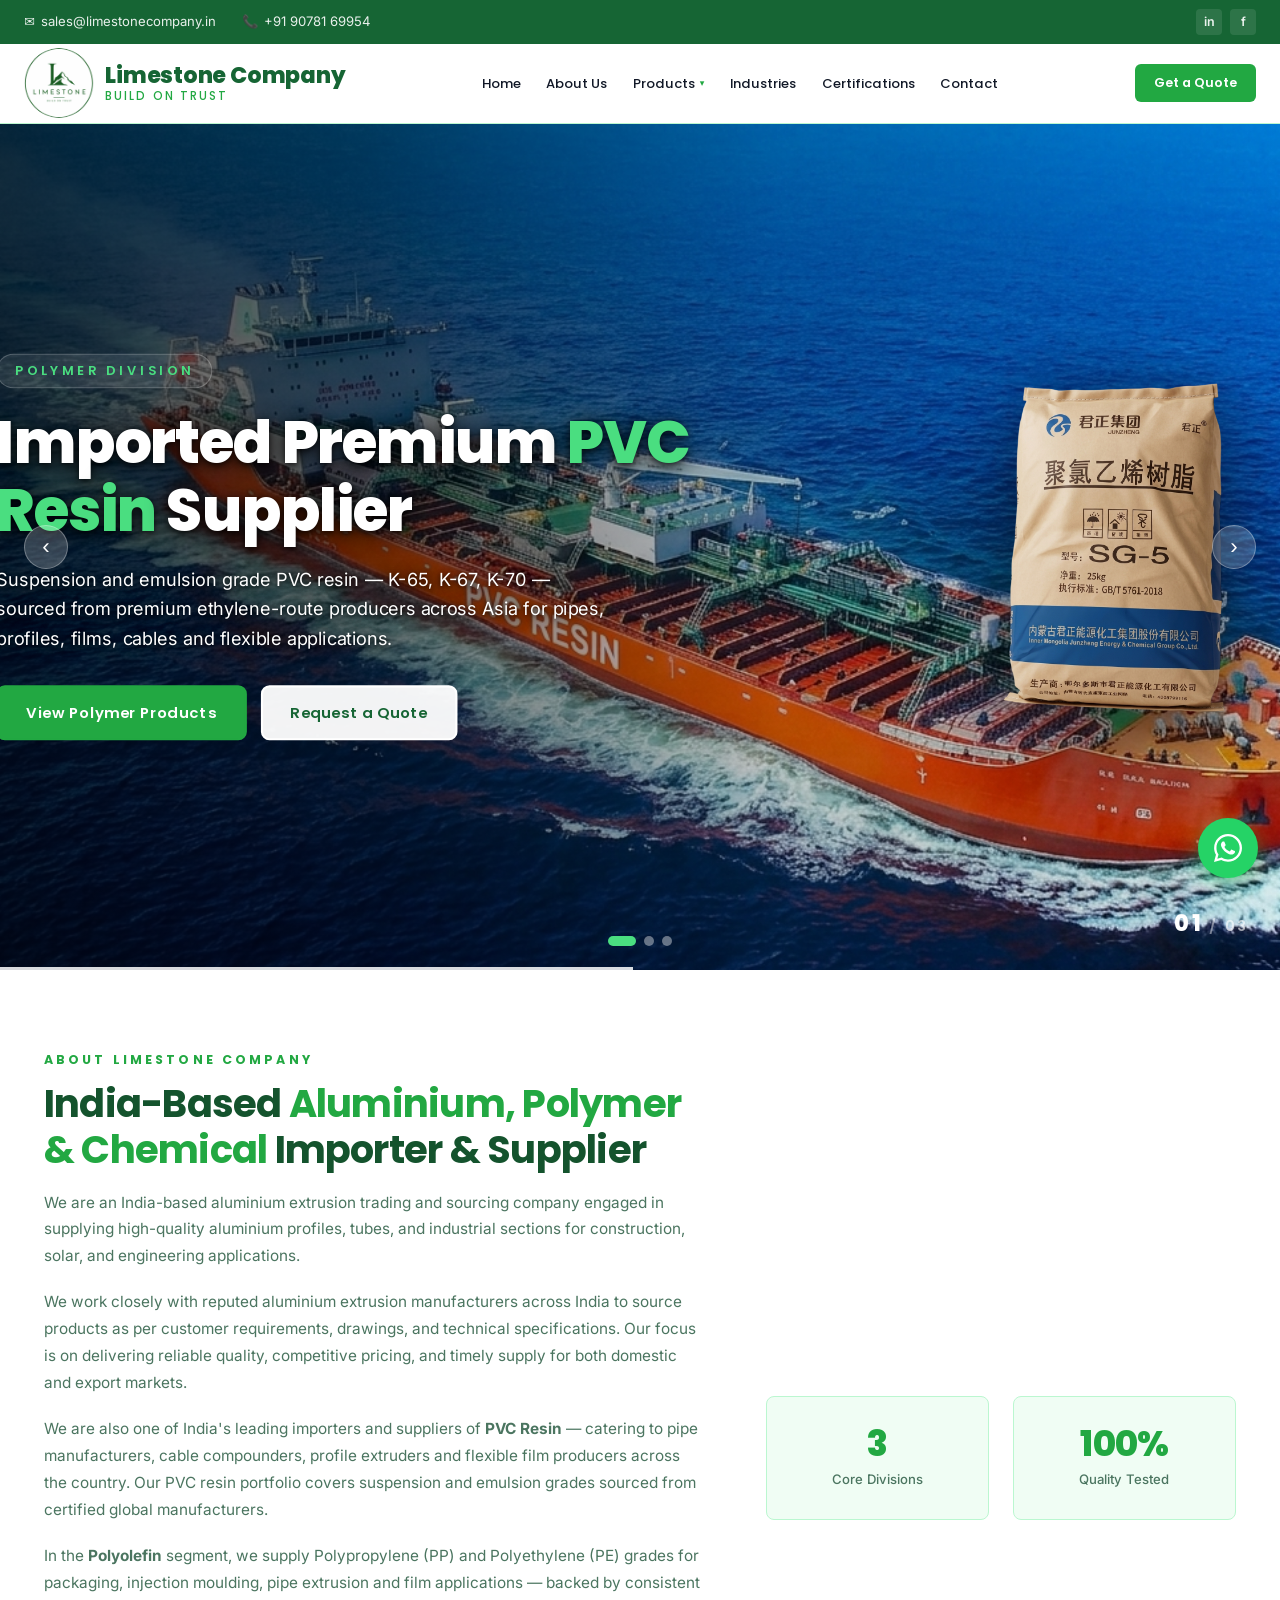
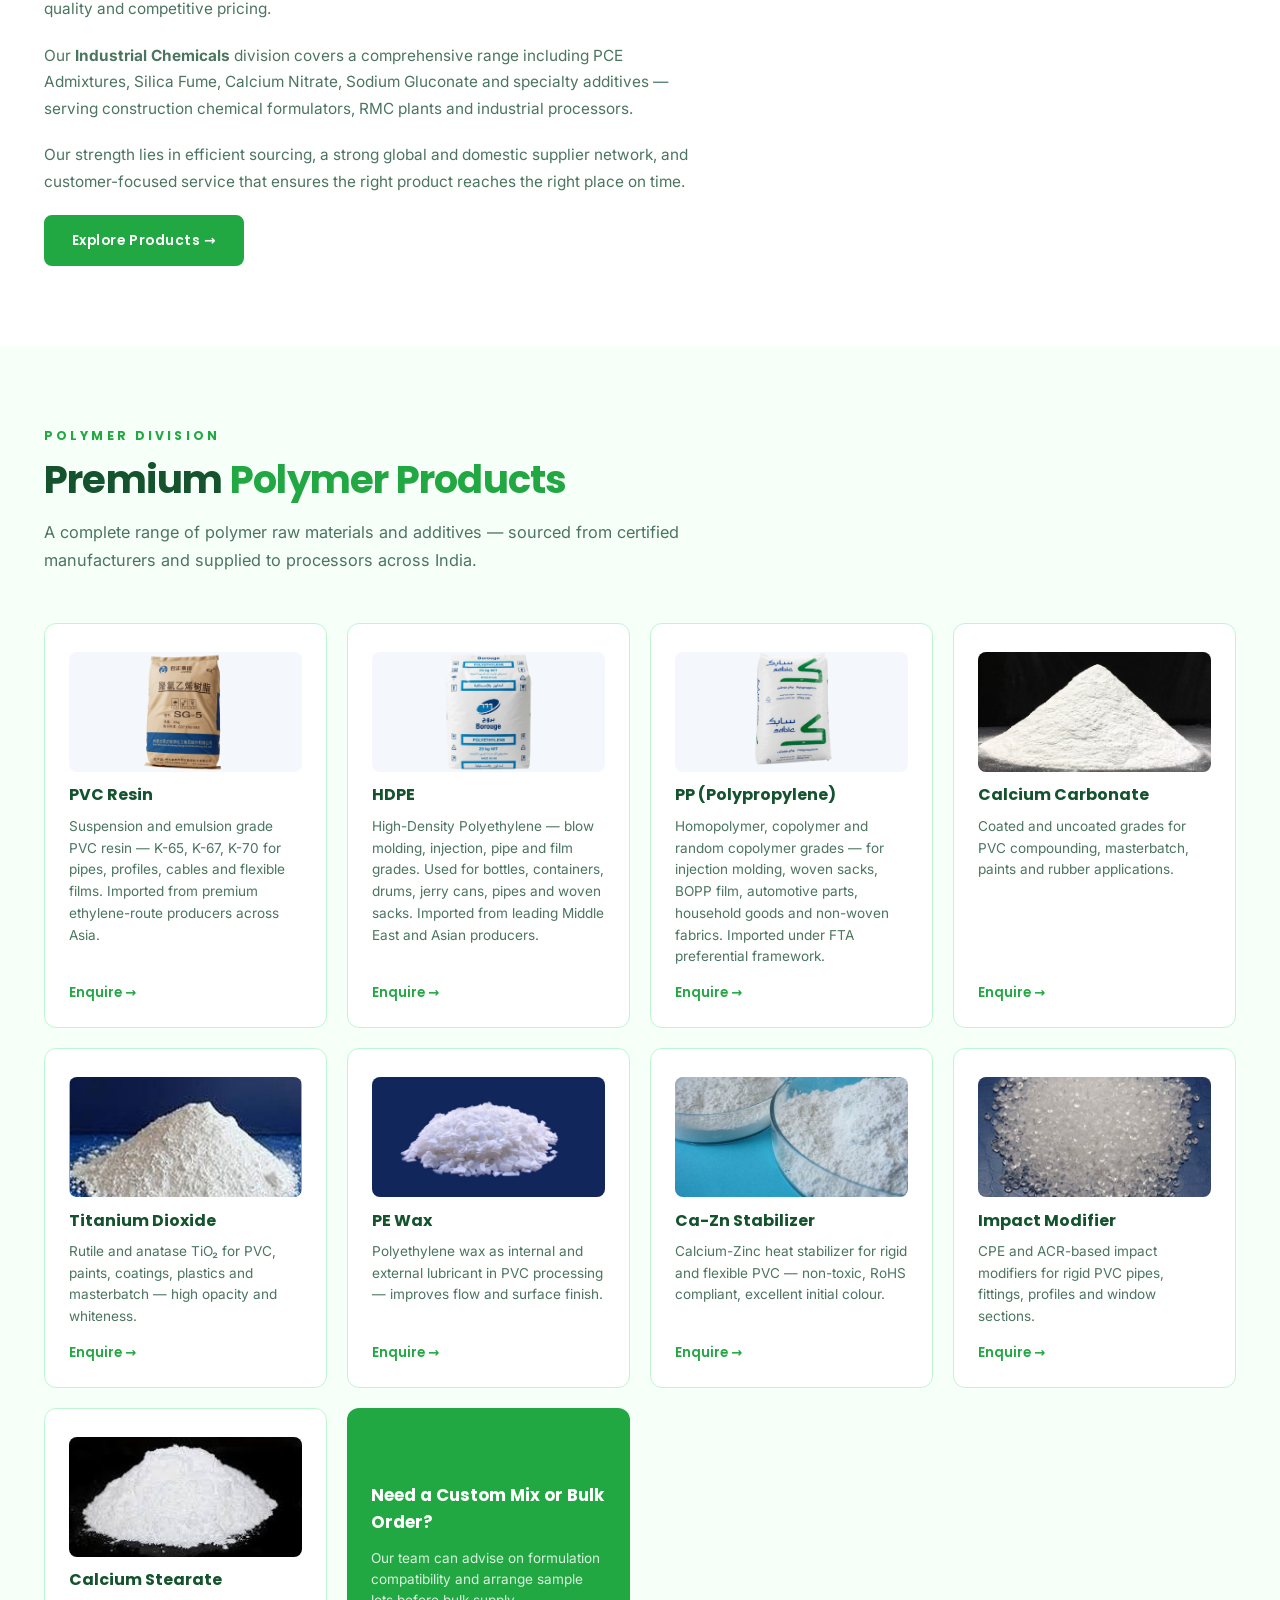
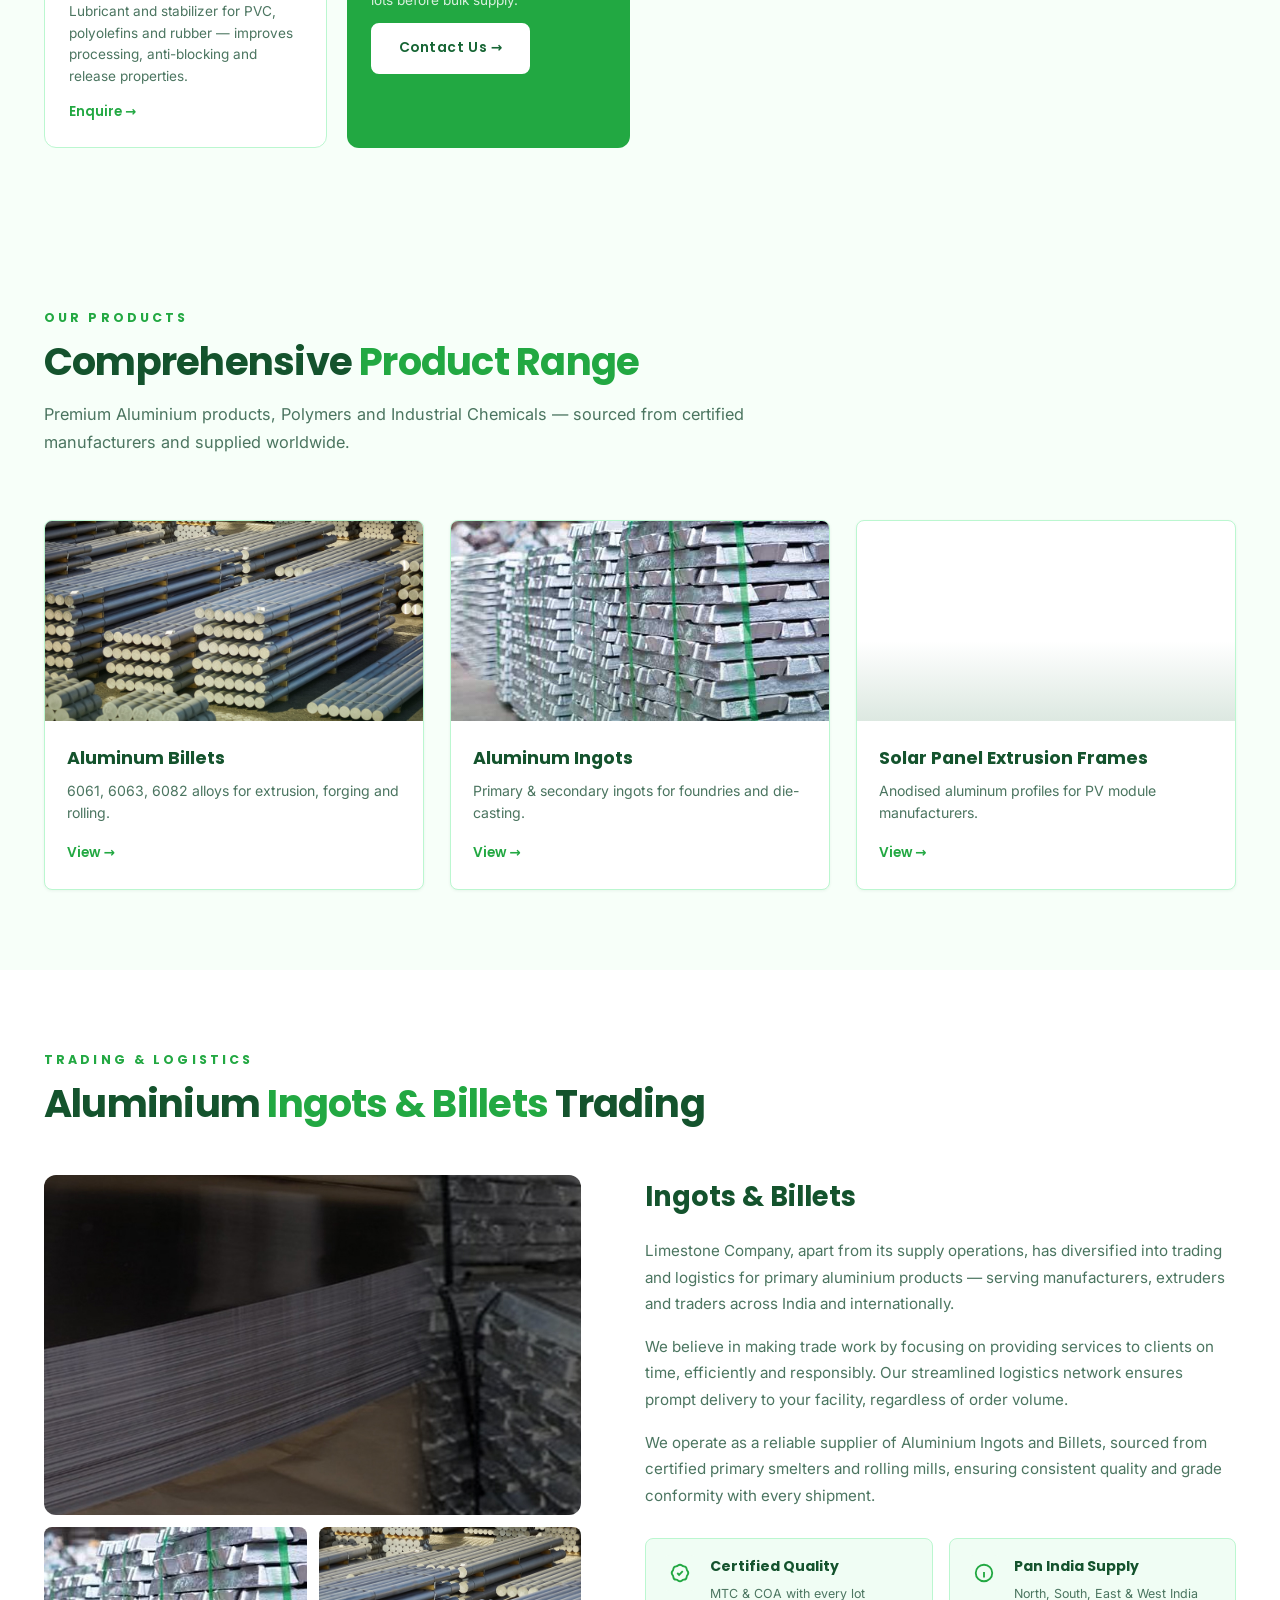
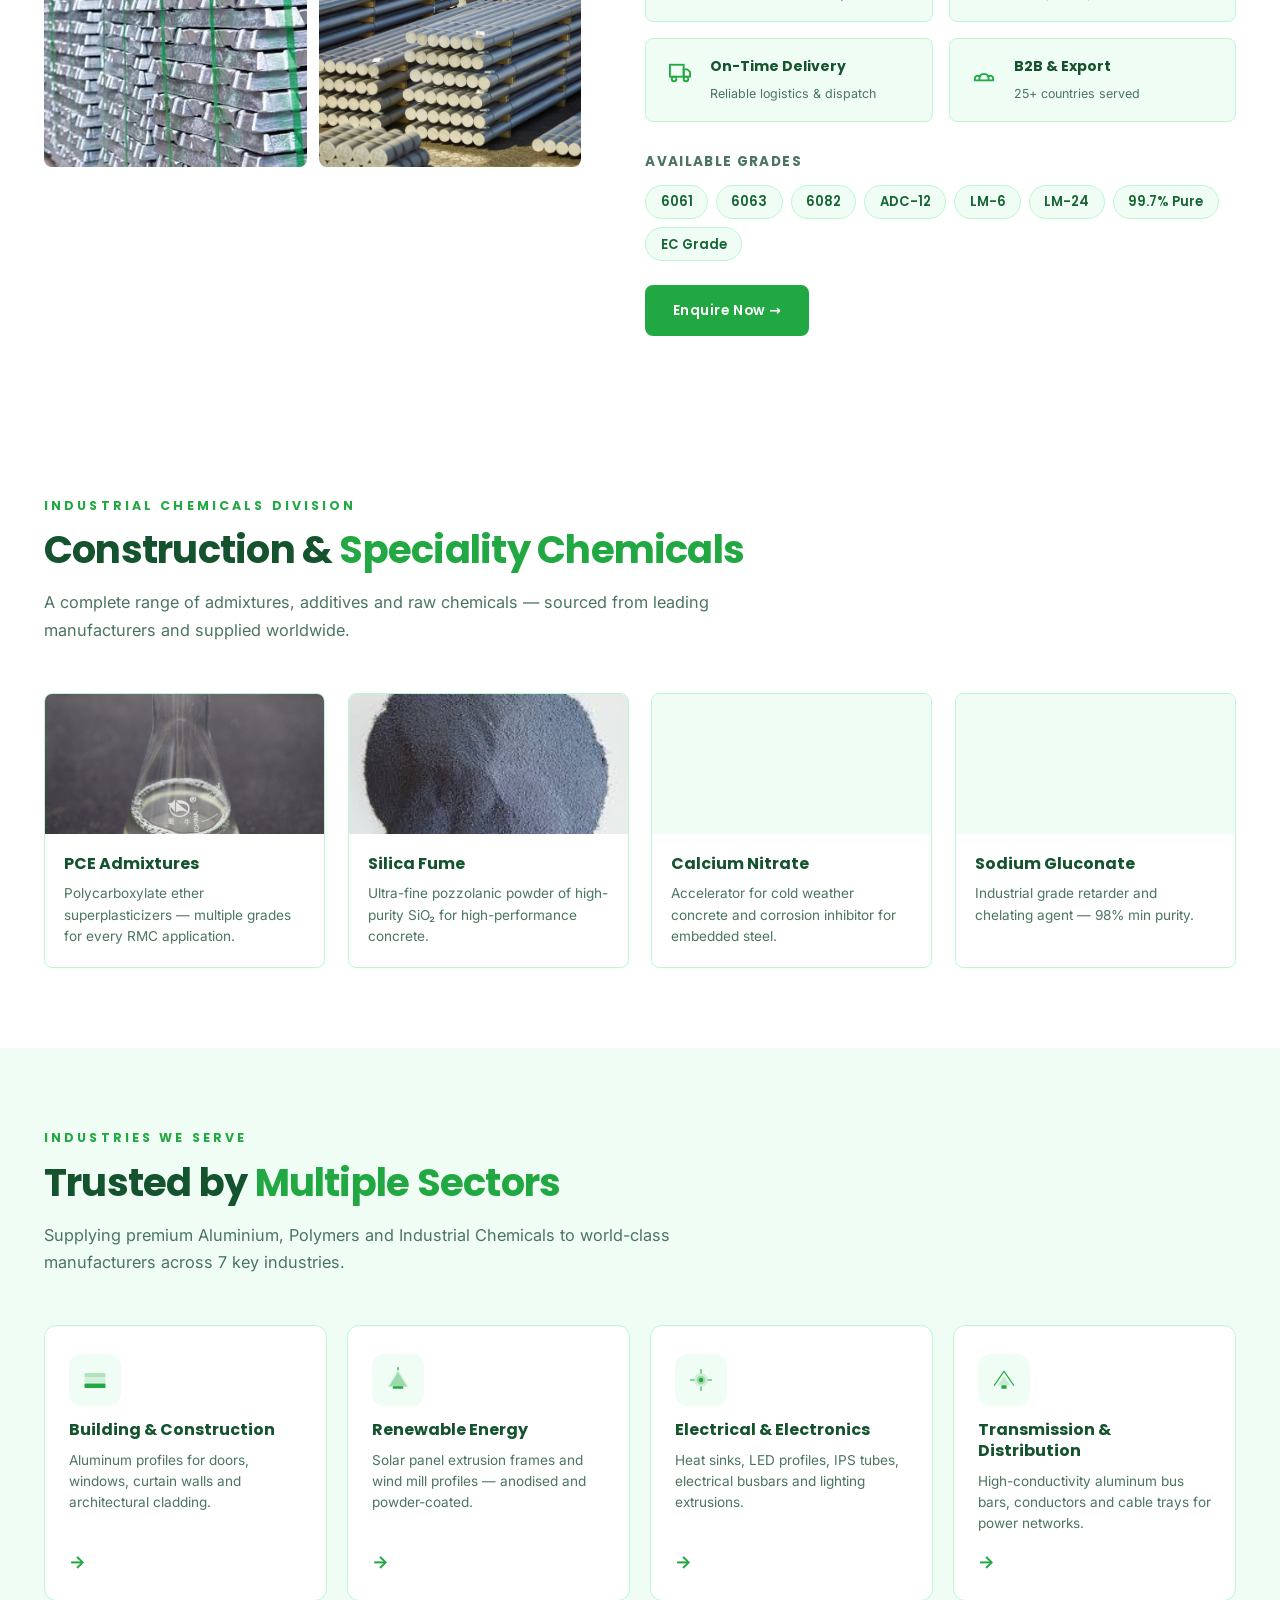
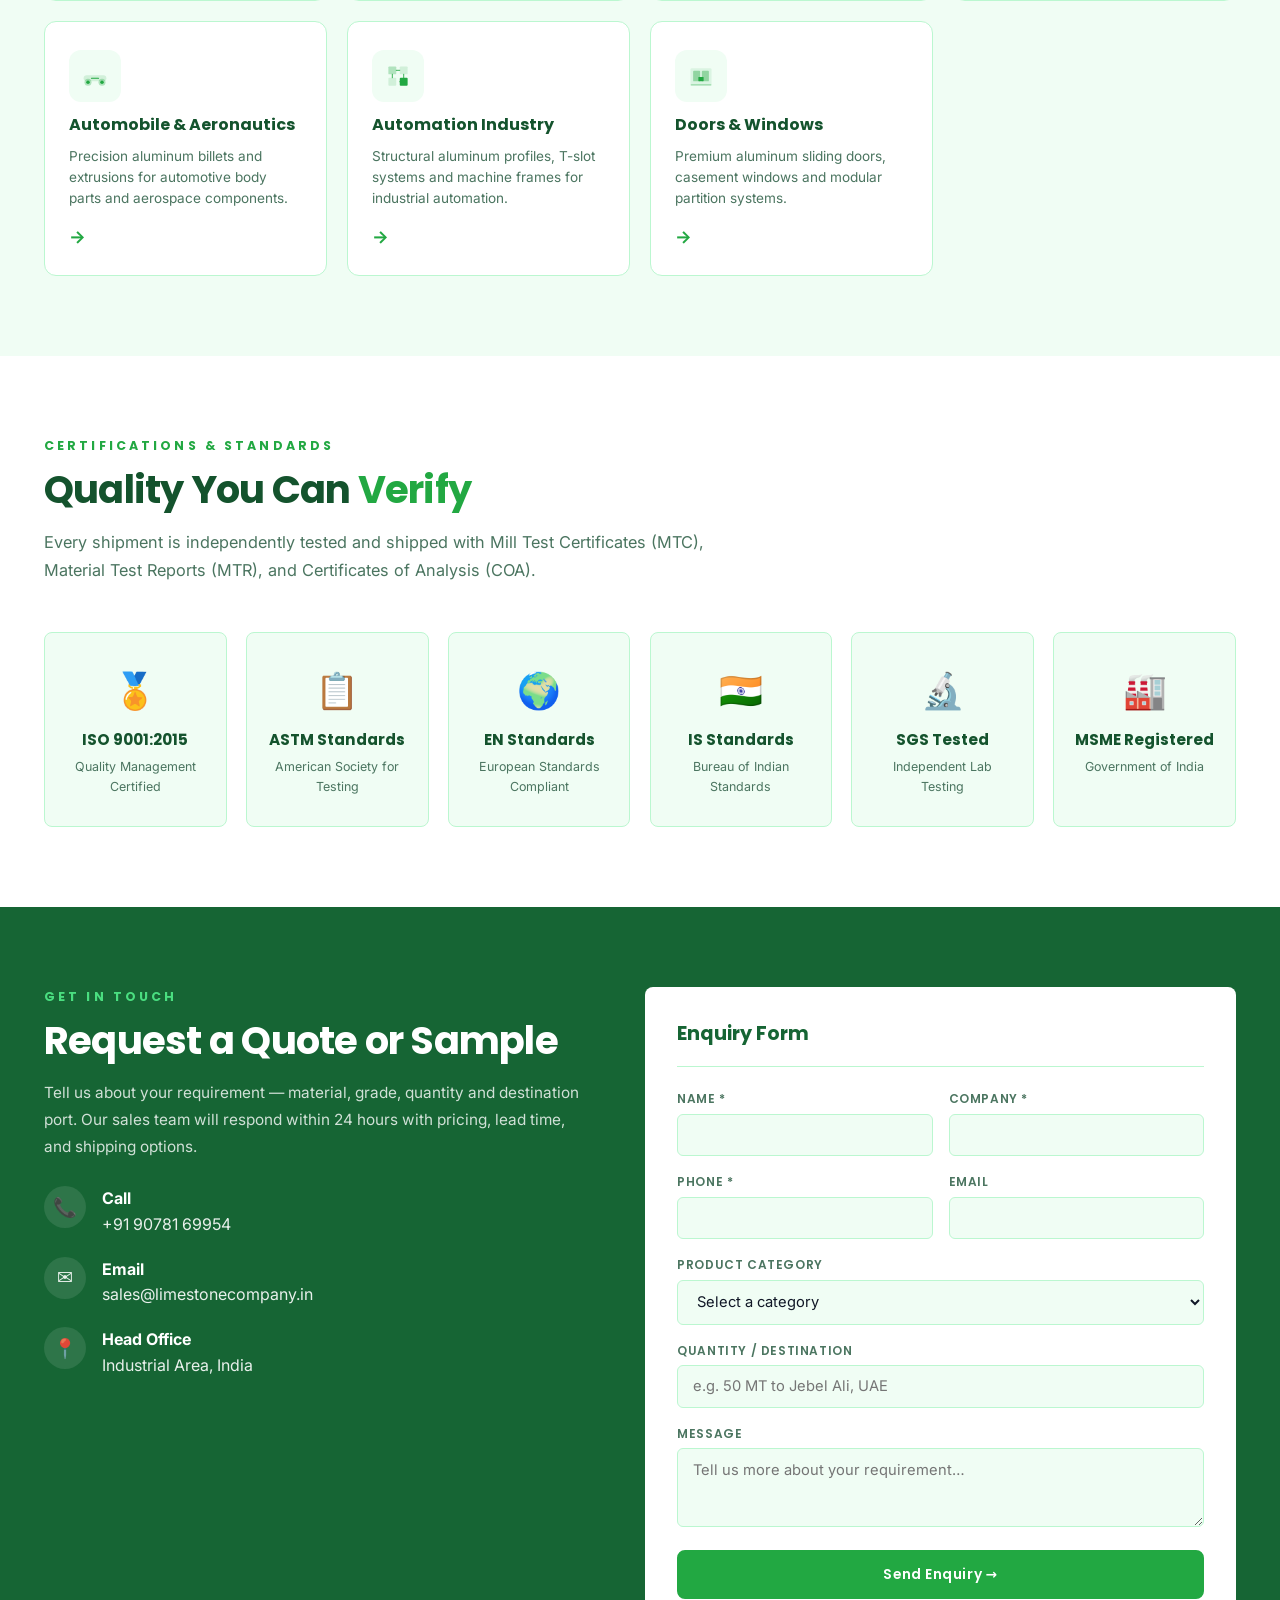
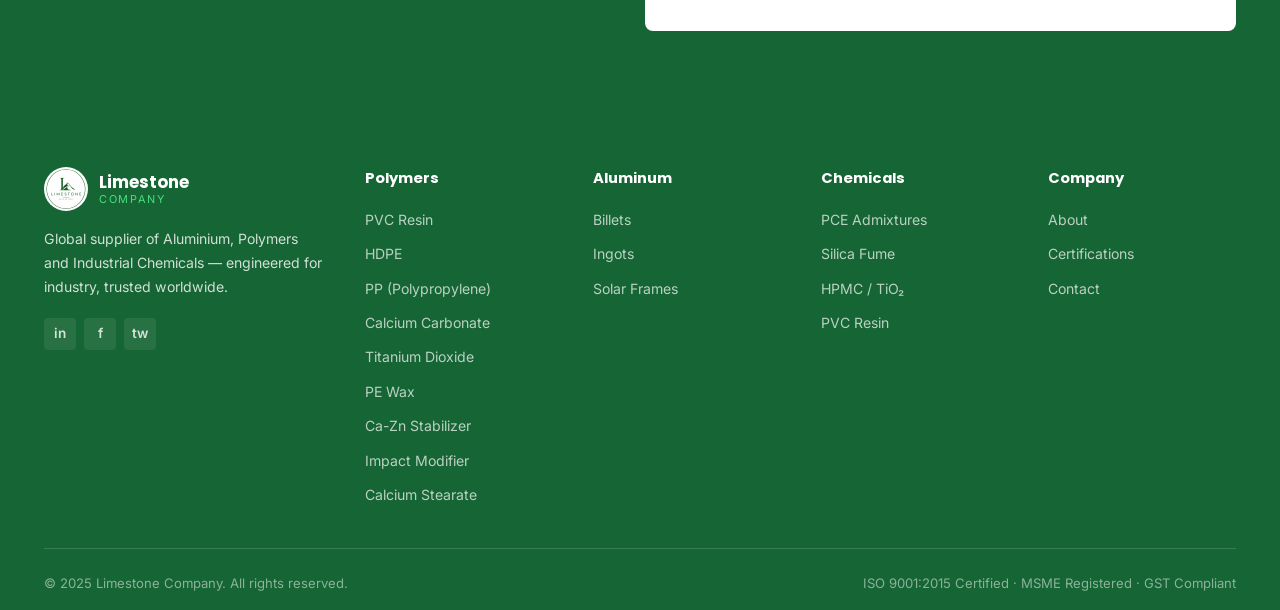
<file: index.html>
<!DOCTYPE html>
<html lang="en">
<head>
  <meta charset="UTF-8" />
  <meta name="viewport" content="width=device-width, initial-scale=1.0" />
  <title>PVC Resin, HDPE &amp; PP Polymer Supplier in India | Limestone Company — Odisha</title>
  <meta name="google-site-verification" content="G45Gj1z96Btpfdpdnq-_O8uTaQe9lxYeRRMQTa79X8Y" />
  <meta name="google-site-verification" content="6I0RQDk2cqT0xJEq-JzMZMFTSxbc7nYdeHQjMsVv-Eo" />
  <meta name="description" content="Limestone Company — Eastern India's trusted importer of PVC Resin (K-65/67/70), HDPE, PP (Polypropylene), Aluminium Billets/Ingots and Industrial Chemicals. Based in Odisha, serving PVC pipe manufacturers, polymer processors and construction chemical formulators across Odisha, Chhattisgarh, Bihar, Jharkhand and West Bengal. ISO 9001:2015 certified. AIFTA &amp; CEPA sourcing." />
  <meta name="keywords" content="PVC resin supplier India, PVC resin importer India, PVC resin supplier Odisha, PVC resin supplier Eastern India, HDPE supplier India, HDPE importer Odisha, PP polypropylene supplier India, polymer importer India, polymer distributor Eastern India, polymer supplier Bhubaneswar, polymer supplier Odisha, AIFTA polymer import, CEPA polymer import, PVC pipe manufacturer raw material supplier, aluminium billets supplier India, aluminium ingots supplier, solar panel extrusion frames, PCE admixture supplier India, silica fume supplier India, calcium carbonate supplier, titanium dioxide supplier, PE wax supplier, Ca-Zn stabilizer, impact modifier supplier, calcium stearate supplier, construction chemicals India, RMC chemicals supplier, industrial chemicals importer India, K-67 PVC supplier, suspension PVC resin India, Limestone Company India, Limestone Company Odisha" />
  <meta name="robots" content="index, follow, max-image-preview:large, max-snippet:-1" />
  <meta name="author" content="Limestone Company" />

  <!-- Geo-targeting (for India search results) -->
  <meta name="geo.region" content="IN-OR" />
  <meta name="geo.placename" content="Bhubaneswar, Odisha, India" />
  <meta name="geo.position" content="20.2961;85.8245" />
  <meta name="ICBM" content="20.2961, 85.8245" />

  <!-- Open Graph -->
  <meta property="og:title" content="PVC Resin, HDPE &amp; PP Polymer Supplier in India | Limestone Company" />
  <meta property="og:description" content="Eastern India's trusted importer of PVC Resin, HDPE, PP, Aluminium and Industrial Chemicals. Based in Odisha. Serving Odisha, Chhattisgarh, Bihar, Jharkhand &amp; West Bengal." />
  <meta property="og:url" content="https://www.limestonecompany.in" />
  <meta property="og:type" content="website" />
  <meta property="og:image" content="https://www.limestonecompany.in/logo.jpg" />
  <meta property="og:image:width" content="720" />
  <meta property="og:image:height" content="720" />
  <meta property="og:site_name" content="Limestone Company" />
  <meta property="og:locale" content="en_IN" />

  <!-- Twitter Card -->
  <meta name="twitter:card" content="summary_large_image" />
  <meta name="twitter:title" content="PVC Resin, HDPE &amp; PP Polymer Supplier in India | Limestone Company" />
  <meta name="twitter:description" content="Eastern India's trusted importer of PVC Resin, HDPE, PP, Aluminium and Industrial Chemicals. Based in Odisha. ISO 9001:2015 certified." />
  <meta name="twitter:image" content="https://www.limestonecompany.in/logo.jpg" />

  <!-- Favicon -->
  <link rel="icon" type="image/jpeg" href="https://www.limestonecompany.in/logo.jpg" />
  <link rel="apple-touch-icon" href="https://www.limestonecompany.in/logo.jpg" />

  <!-- Canonical URL -->
  <link rel="canonical" href="https://www.limestonecompany.in/" />

  <!-- Schema.org Organization markup — tells Google your business -->
  <script type="application/ld+json">
  {
    "@context": "https://schema.org",
    "@type": "Organization",
    "name": "Limestone Company",
    "alternateName": ["Limestone Company India", "Limestone Company Odisha"],
    "url": "https://www.limestonecompany.in",
    "logo": "https://www.limestonecompany.in/logo.jpg",
    "image": "https://www.limestonecompany.in/logo.jpg",
    "description": "Eastern India's trusted importer and distributor of PVC Resin (K-65/67/70), HDPE, PP (Polypropylene), Aluminium Billets/Ingots, and Industrial Chemicals (PCE Admixtures, Silica Fume, Calcium Carbonate, Titanium Dioxide). Based in Odisha, serving PVC pipe manufacturers and polymer processors across Odisha, Chhattisgarh, Bihar, Jharkhand and West Bengal. ISO 9001:2015 certified. AIFTA and CEPA sourcing expertise.",
    "email": "sales@limestonecompany.in",
    "telephone": "+91-90781-69954",
    "slogan": "Build on Trust",
    "foundingLocation": "Odisha, India",
    "address": {
      "@type": "PostalAddress",
      "addressLocality": "Bhubaneswar",
      "addressRegion": "Odisha",
      "postalCode": "751001",
      "addressCountry": "IN"
    },
    "areaServed": [
      { "@type": "State", "name": "Odisha" },
      { "@type": "State", "name": "Chhattisgarh" },
      { "@type": "State", "name": "Bihar" },
      { "@type": "State", "name": "Jharkhand" },
      { "@type": "State", "name": "West Bengal" },
      { "@type": "Country", "name": "India" }
    ],
    "contactPoint": {
      "@type": "ContactPoint",
      "telephone": "+91-90781-69954",
      "email": "sales@limestonecompany.in",
      "contactType": "sales",
      "areaServed": "IN",
      "availableLanguage": ["English", "Hindi"]
    },
    "knowsAbout": [
      "PVC Resin", "HDPE", "PP Polypropylene", "Polymer Import", "PCE Admixture",
      "Silica Fume", "Calcium Carbonate", "Titanium Dioxide", "Aluminium Billets",
      "Aluminium Ingots", "AIFTA Import", "CEPA Import", "Construction Chemicals"
    ],
    "sameAs": []
  }
  </script>

  <!-- Schema.org LocalBusiness for better Indian local search -->
  <script type="application/ld+json">
  {
    "@context": "https://schema.org",
    "@type": "LocalBusiness",
    "@id": "https://www.limestonecompany.in/#business",
    "name": "Limestone Company",
    "image": "https://www.limestonecompany.in/logo.jpg",
    "url": "https://www.limestonecompany.in",
    "telephone": "+91-90781-69954",
    "email": "sales@limestonecompany.in",
    "priceRange": "$$",
    "address": {
      "@type": "PostalAddress",
      "addressLocality": "Bhubaneswar",
      "addressRegion": "Odisha",
      "postalCode": "751001",
      "addressCountry": "IN"
    },
    "geo": {
      "@type": "GeoCoordinates",
      "latitude": 20.2961,
      "longitude": 85.8245
    },
    "openingHoursSpecification": {
      "@type": "OpeningHoursSpecification",
      "dayOfWeek": ["Monday","Tuesday","Wednesday","Thursday","Friday","Saturday"],
      "opens": "09:30",
      "closes": "18:30"
    }
  }
  </script>

  <!-- Schema.org WebSite markup — enables sitelinks search box -->
  <script type="application/ld+json">
  {
    "@context": "https://schema.org",
    "@type": "WebSite",
    "name": "Limestone Company",
    "url": "https://www.limestonecompany.in",
    "publisher": {
      "@type": "Organization",
      "name": "Limestone Company",
      "logo": {
        "@type": "ImageObject",
        "url": "https://www.limestonecompany.in/logo.jpg"
      }
    }
  }
  </script>

  <link rel="preconnect" href="https://fonts.googleapis.com" />
  <link rel="preconnect" href="https://fonts.gstatic.com" crossorigin />
  <link href="https://fonts.googleapis.com/css2?family=Inter:wght@300;400;500;600;700;800&family=Poppins:wght@400;500;600;700;800&display=swap" rel="stylesheet" />
  <link rel="stylesheet" href="style.css" />
</head>
<body>

  <!-- TOP BAR -->
  <div class="topbar">
    <div class="topbar-inner">
      <div class="topbar-contact">
        <a href="mailto:sales@limestonecompany.in"><span>✉</span> sales@limestonecompany.in</a>
        <a href="tel:+919078169954"><span>📞</span> +91 90781 69954</a>
      </div>
      <div class="topbar-social">
        <a href="#" aria-label="LinkedIn">in</a>
        <a href="#" aria-label="Facebook">f</a>
      </div>
    </div>
  </div>

  <!-- HEADER -->
  <header id="header">
    <div class="header-inner">
      <a href="#" class="logo">
        <img src="./logo.jpg" alt="Limestone Company" class="logo-img" />
        <span class="logo-text">
          <span class="logo-name">Limestone <span class="logo-co">Company</span></span>
          <span class="logo-tag">Build on Trust</span>
        </span>
      </a>
      <nav class="main-nav">
        <a href="#home">Home</a>
        <a href="#about">About Us</a>
        <div class="nav-dropdown">
          <a href="#products" class="nav-dd-trigger">Products <span class="dd-caret">▾</span></a>
          <div class="mega-menu">
            <div class="mega-col">
              <h6>Polymer Division</h6>
              <ul>
                <li><a href="#polymers">PVC Resin</a></li>
                <li><a href="#polymers">HDPE</a></li>
                <li><a href="#polymers">PP (Polypropylene)</a></li>
                <li><a href="#polymers">Calcium Carbonate</a></li>
                <li><a href="#polymers">Titanium Dioxide</a></li>
                <li><a href="#polymers">PE Wax</a></li>
                <li><a href="#polymers">Ca-Zn Stabilizer</a></li>
                <li><a href="#polymers">Impact Modifier</a></li>
                <li><a href="#polymers">Calcium Stearate</a></li>
              </ul>
            </div>
            <div class="mega-col">
              <h6>Aluminum Division</h6>
              <ul>
                <li><a href="#aluminum">Aluminum Billets</a></li>
                <li><a href="#aluminum">Aluminum Ingots</a></li>
                <li><a href="#aluminum">Solar Panel Extrusion Frames</a></li>
              </ul>
            </div>
            <div class="mega-col">
              <h6>Industrial Chemicals</h6>
              <ul>
                <li><a href="#chemicals">PCE Admixtures</a></li>
                <li><a href="#chemicals">Silica Fume</a></li>
                <li><a href="#chemicals">Calcium Nitrate</a></li>
                <li><a href="#chemicals">Sodium Gluconate</a></li>
              </ul>
            </div>
          </div>
        </div>
        <a href="#industries">Industries</a>
        <a href="#certifications">Certifications</a>
        <a href="#contact">Contact</a>
      </nav>
      <a href="#contact" class="btn-quote">Get a Quote</a>
      <button class="hamburger" id="hamburgerBtn" aria-label="Open menu">
        <span></span><span></span><span></span>
      </button>
    </div>
  </header>

  <!-- Mobile Nav -->
  <div class="mob-overlay" id="mobOverlay"></div>
  <div class="mob-nav" id="mobNav">
    <button class="mob-close" id="mobClose">✕</button>
    <a href="#home" class="mob-link">Home</a>
    <a href="#about" class="mob-link">About Us</a>
    <div class="mob-group">
      <div class="mob-group-title">Products</div>
      <a href="#polymers" class="mob-sublink">PVC Resin</a>
      <a href="#polymers" class="mob-sublink">HDPE</a>
      <a href="#polymers" class="mob-sublink">PP (Polypropylene)</a>
      <a href="#polymers" class="mob-sublink">Calcium Carbonate</a>
      <a href="#polymers" class="mob-sublink">Titanium Dioxide</a>
      <a href="#polymers" class="mob-sublink">PE Wax</a>
      <a href="#polymers" class="mob-sublink">Ca-Zn Stabilizer</a>
      <a href="#polymers" class="mob-sublink">Impact Modifier</a>
      <a href="#polymers" class="mob-sublink">Calcium Stearate</a>
      <a href="#aluminum" class="mob-sublink">Aluminum Billets &amp; Ingots</a>
      <a href="#aluminum" class="mob-sublink">Solar Panel Frames</a>
      <a href="#chemicals" class="mob-sublink">PCE Admixtures</a>
      <a href="#chemicals" class="mob-sublink">Silica Fume</a>
      <a href="#chemicals" class="mob-sublink">Calcium Nitrate</a>
      <a href="#chemicals" class="mob-sublink">Sodium Gluconate</a>
    </div>
    <a href="#industries" class="mob-link">Industries</a>
    <a href="#certifications" class="mob-link">Certifications</a>
    <a href="#contact" class="mob-link">Contact</a>
    <a href="#contact" class="mob-link mob-cta">Get a Quote →</a>
  </div>

  <!-- HERO CAROUSEL -->
  <section class="hero" id="home">
    <div class="hero-slides">
      <div class="hero-slide active" style="background-image:url('./Ship.png'); background-size:cover; background-position:center;">
        <div class="hero-overlay"></div>
        <div class="hero-inner">
          <div class="hero-eyebrow">Polymer Division</div>
          <h1 class="hero-title">Imported Premium <span>PVC Resin</span> Supplier</h1>
          <p class="hero-sub">Suspension and emulsion grade PVC resin — K-65, K-67, K-70 — sourced from premium ethylene-route producers across Asia for pipes, profiles, films, cables and flexible applications.</p>
          <div class="hero-btns">
            <a href="#polymers" class="btn-primary">View Polymer Products</a>
            <a href="#contact" class="btn-outline">Request a Quote</a>
          </div>
        </div>
        <div class="hero-product-image">
          <img src="./PVC Resin2.png" alt="PVC Resin Package Bag" />
        </div>
      </div>
      <div class="hero-slide" style="background-image:url('./Truck.png'); background-size:cover; background-position:center;">
        <div class="hero-overlay"></div>
        <div class="hero-inner">
          <div class="hero-eyebrow">Polymer Division</div>
          <h1 class="hero-title">Imported <span>HDPE Polymer</span></h1>
          <p class="hero-sub">High-Density Polyethylene — blow molding, injection, pipe and film grades. Imported from leading Middle East and Asian producers for bottles, containers, drums, pipes and woven sacks.</p>
          <div class="hero-btns">
            <a href="#polymers" class="btn-primary">View HDPE Grades</a>
            <a href="#contact" class="btn-outline">Get a Quote</a>
          </div>
        </div>
        <div class="hero-product-image">
          <img src="./HDPE.png" alt="HDPE Polymer Package Bag" />
        </div>
      </div>
      <div class="hero-slide" style="background-image:url('./ship2.jpg'); background-size:cover; background-position:center;">
        <div class="hero-overlay"></div>
        <div class="hero-inner">
          <div class="hero-eyebrow">Polymer Division</div>
          <h1 class="hero-title">PP Resin — <span>Injection Moulding</span> Grade</h1>
          <p class="hero-sub">Homopolymer and copolymer Polypropylene resin in injection moulding grades — for automotive parts, household goods, packaging containers, caps and closures, and industrial components. Globally sourced for consistent quality and processability.</p>
          <div class="hero-btns">
            <a href="#polymers" class="btn-primary">View PP Grades</a>
            <a href="#contact" class="btn-outline">Request a Quote</a>
          </div>
        </div>
        <div class="hero-product-image">
          <img src="./Polyproplene.png" alt="Polypropylene Package Bag" />
        </div>
      </div>
    </div>
    <button class="hero-arrow hero-prev" id="heroPrev" aria-label="Previous">‹</button>
    <button class="hero-arrow hero-next" id="heroNext" aria-label="Next">›</button>
    <div class="hero-counter" id="heroCounter"><span class="current">01</span><span class="sep">/</span><span class="total">03</span></div>
    <div class="hero-dots" id="heroDots"></div>
    <div class="hero-progress" id="heroProgress"></div>
  </section>

  <!-- ABOUT -->
  <section class="about" id="about">
    <div class="container">
      <div class="about-grid">
        <div class="about-text">
          <p class="kicker">About Limestone Company</p>
          <h2 class="h2">India-Based <span class="accent">Aluminium, Polymer &amp; Chemical</span> Importer &amp; Supplier</h2>
          <p class="p">We are an India-based aluminium extrusion trading and sourcing company engaged in supplying high-quality aluminium profiles, tubes, and industrial sections for construction, solar, and engineering applications.</p>
          <p class="p">We work closely with reputed aluminium extrusion manufacturers across India to source products as per customer requirements, drawings, and technical specifications. Our focus is on delivering reliable quality, competitive pricing, and timely supply for both domestic and export markets.</p>
          <p class="p">We are also one of India's leading importers and suppliers of <strong>PVC Resin</strong> — catering to pipe manufacturers, cable compounders, profile extruders and flexible film producers across the country. Our PVC resin portfolio covers suspension and emulsion grades sourced from certified global manufacturers.</p>
          <p class="p">In the <strong>Polyolefin</strong> segment, we supply Polypropylene (PP) and Polyethylene (PE) grades for packaging, injection moulding, pipe extrusion and film applications — backed by consistent quality and competitive pricing.</p>
          <p class="p">Our <strong>Industrial Chemicals</strong> division covers a comprehensive range including PCE Admixtures, Silica Fume, Calcium Nitrate, Sodium Gluconate and specialty additives — serving construction chemical formulators, RMC plants and industrial processors.</p>
          <p class="p">Our strength lies in efficient sourcing, a strong global and domestic supplier network, and customer-focused service that ensures the right product reaches the right place on time.</p>
          <a href="#products" class="btn-primary">Explore Products →</a>
        </div>
        <div class="about-stats">

          <div class="stat"><div class="stat-num" data-target="3" data-suffix="">0</div><div class="stat-lbl">Core Divisions</div></div>
          <div class="stat"><div class="stat-num" data-target="100" data-suffix="%">0%</div><div class="stat-lbl">Quality Tested</div></div>
        </div>
      </div>
    </div>
  </section>

  <!-- POLYMERS SECTION -->
  <section class="polymers-section" id="polymers">
    <div class="container">
      <div class="section-head">
        <p class="kicker">Polymer Division</p>
        <h2 class="h2">Premium <span class="accent">Polymer Products</span></h2>
        <p class="lead">A complete range of polymer raw materials and additives — sourced from certified manufacturers and supplied to processors across India.</p>
      </div>

      <div class="poly-grid">

        <div class="poly-card">
          <div class="poly-card-img" style="background-image:url('./PVC Resin2.png'); background-size:contain; background-repeat:no-repeat; background-color:#f4f7fb;"></div>
          <h4>PVC Resin</h4>
          <p>Suspension and emulsion grade PVC resin — K-65, K-67, K-70 for pipes, profiles, cables and flexible films. Imported from premium ethylene-route producers across Asia.</p>
          <a href="#contact" class="poly-link">Enquire →</a>
        </div>

        <div class="poly-card">
          <div class="poly-card-img" style="background-image:url('./HDPE.png'); background-size:contain; background-repeat:no-repeat; background-color:#f4f7fb;"></div>
          <h4>HDPE</h4>
          <p>High-Density Polyethylene — blow molding, injection, pipe and film grades. Used for bottles, containers, drums, jerry cans, pipes and woven sacks. Imported from leading Middle East and Asian producers.</p>
          <a href="#contact" class="poly-link">Enquire →</a>
        </div>

        <div class="poly-card">
          <div class="poly-card-img" style="background-image:url('./Polyproplene.png'); background-size:contain; background-repeat:no-repeat; background-color:#f4f7fb;"></div>
          <h4>PP (Polypropylene)</h4>
          <p>Homopolymer, copolymer and random copolymer grades — for injection molding, woven sacks, BOPP film, automotive parts, household goods and non-woven fabrics. Imported under FTA preferential framework.</p>
          <a href="#contact" class="poly-link">Enquire →</a>
        </div>

        <div class="poly-card">
          <div class="poly-card-img" style="background-image:url('./Calcium-Carbonate.jpg')"></div>
          <h4>Calcium Carbonate</h4>
          <p>Coated and uncoated grades for PVC compounding, masterbatch, paints and rubber applications.</p>
          <a href="#contact" class="poly-link">Enquire →</a>
        </div>

        <div class="poly-card">
          <div class="poly-card-img" style="background-image:url('./Industrial-Titanium-Dioxide.jpg')"></div>
          <h4>Titanium Dioxide</h4>
          <p>Rutile and anatase TiO₂ for PVC, paints, coatings, plastics and masterbatch — high opacity and whiteness.</p>
          <a href="#contact" class="poly-link">Enquire →</a>
        </div>

        <div class="poly-card">
          <div class="poly-card-img" style="background-image:url('./PE-Wax-Flakes.jpg')"></div>
          <h4>PE Wax</h4>
          <p>Polyethylene wax as internal and external lubricant in PVC processing — improves flow and surface finish.</p>
          <a href="#contact" class="poly-link">Enquire →</a>
        </div>

        <div class="poly-card">
          <div class="poly-card-img" style="background-image:url('./ca-zn-stabilizer.jpg')"></div>
          <h4>Ca-Zn Stabilizer</h4>
          <p>Calcium-Zinc heat stabilizer for rigid and flexible PVC — non-toxic, RoHS compliant, excellent initial colour.</p>
          <a href="#contact" class="poly-link">Enquire →</a>
        </div>

        <div class="poly-card">
          <div class="poly-card-img" style="background-image:url('./impact-modifier-for-plastics.jpg')"></div>
          <h4>Impact Modifier</h4>
          <p>CPE and ACR-based impact modifiers for rigid PVC pipes, fittings, profiles and window sections.</p>
          <a href="#contact" class="poly-link">Enquire →</a>
        </div>

        <div class="poly-card">
          <div class="poly-card-img" style="background-image:url('./Calcium Stearate.jpg')"></div>
          <h4>Calcium Stearate</h4>
          <p>Lubricant and stabilizer for PVC, polyolefins and rubber — improves processing, anti-blocking and release properties.</p>
          <a href="#contact" class="poly-link">Enquire →</a>
        </div>

        <div class="poly-cta">
          <h4>Need a Custom Mix or Bulk Order?</h4>
          <p>Our team can advise on formulation compatibility and arrange sample lots before bulk supply.</p>
          <a href="#contact" class="btn-primary">Contact Us →</a>
        </div>

      </div>
    </div>
  </section>

  <!-- PRODUCTS GRID -->
  <section class="products" id="products">
    <div class="container">
      <div class="section-head">
        <p class="kicker">Our Products</p>
        <h2 class="h2">Comprehensive <span class="accent">Product Range</span></h2>
        <p class="lead">Premium Aluminium products, Polymers and Industrial Chemicals — sourced from certified manufacturers and supplied worldwide.</p>
        <div style="margin-top:1rem;display:flex;gap:0.8rem;flex-wrap:wrap;justify-content:center">
        </div>
      </div>

      <div class="prod-grid">
        <a href="#aluminum" class="prod-tile">
          <div class="prod-img" style="background-image:url('./billets-2018.jpg')"></div>
          <div class="prod-body">
            <h3>Aluminum Billets</h3>
            <p>6061, 6063, 6082 alloys for extrusion, forging and rolling.</p>
            <span class="prod-arrow">View →</span>
          </div>
        </a>
        <a href="#aluminum" class="prod-tile">
          <div class="prod-img" style="background-image:url('./ingot.jpg')"></div>
          <div class="prod-body">
            <h3>Aluminum Ingots</h3>
            <p>Primary &amp; secondary ingots for foundries and die-casting.</p>
            <span class="prod-arrow">View →</span>
          </div>
        </a>
        <a href="#aluminum" class="prod-tile">
          <div class="prod-img" style="background-image:url('https://images.unsplash.com/photo-1509391366360-2e959784a276?w=600&q=80&auto=format&fit=crop')"></div>
          <div class="prod-body">
            <h3>Solar Panel Extrusion Frames</h3>
            <p>Anodised aluminum profiles for PV module manufacturers.</p>
            <span class="prod-arrow">View →</span>
          </div>
        </a>
      </div>
    </div>
  </section>

  <!-- TRADING SECTION -->
  <section class="trading-section" id="aluminum">
    <div class="container">
      <div class="section-head">
        <p class="kicker">Trading &amp; Logistics</p>
        <h2 class="h2">Aluminium <span class="accent">Ingots &amp; Billets</span> Trading</h2>
      </div>

      <div class="trading-layout">

        <div class="trading-img-col">
          <div class="trading-img-main">
            <img src="./trading.jpg" alt="Aluminium Ingots and Billets" />
          </div>
          <div class="trading-img-grid">
            <img src="./ingot.jpg" alt="Aluminium Ingots" />
            <img src="./billets-2018.jpg" alt="Aluminium Billets 2018" />
          </div>
        </div>

        <div class="trading-content">
          <h3>Ingots &amp; Billets</h3>
          <p>Limestone Company, apart from its supply operations, has diversified into trading and logistics for primary aluminium products — serving manufacturers, extruders and traders across India and internationally.</p>
          <p>We believe in making trade work by focusing on providing services to clients on time, efficiently and responsibly. Our streamlined logistics network ensures prompt delivery to your facility, regardless of order volume.</p>
          <p>We operate as a reliable supplier of Aluminium Ingots and Billets, sourced from certified primary smelters and rolling mills, ensuring consistent quality and grade conformity with every shipment.</p>

          <div class="trading-highlights">
            <div class="th-item">
              <div class="th-icon">
                <svg viewBox="0 0 24 24" fill="none" stroke="currentColor" stroke-width="2"><path d="M9 12l2 2 4-4M7.835 4.697a3.42 3.42 0 001.946-.806 3.42 3.42 0 014.438 0 3.42 3.42 0 001.946.806 3.42 3.42 0 013.138 3.138 3.42 3.42 0 00.806 1.946 3.42 3.42 0 010 4.438 3.42 3.42 0 00-.806 1.946 3.42 3.42 0 01-3.138 3.138 3.42 3.42 0 00-1.946.806 3.42 3.42 0 01-4.438 0 3.42 3.42 0 00-1.946-.806 3.42 3.42 0 01-3.138-3.138 3.42 3.42 0 00-.806-1.946 3.42 3.42 0 010-4.438 3.42 3.42 0 00.806-1.946 3.42 3.42 0 013.138-3.138z"/></svg>
              </div>
              <div>
                <strong>Certified Quality</strong>
                <span>MTC &amp; COA with every lot</span>
              </div>
            </div>
            <div class="th-item">
              <div class="th-icon">
                <svg viewBox="0 0 24 24" fill="none" stroke="currentColor" stroke-width="2"><path d="M13 16h-1v-4h-1m1-4h.01M21 12a9 9 0 11-18 0 9 9 0 0118 0z"/></svg>
              </div>
              <div>
                <strong>Pan India Supply</strong>
                <span>North, South, East &amp; West India</span>
              </div>
            </div>
            <div class="th-item">
              <div class="th-icon">
                <svg viewBox="0 0 24 24" fill="none" stroke="currentColor" stroke-width="2"><rect x="1" y="3" width="15" height="13"/><polygon points="16 8 20 8 23 11 23 16 16 16 16 8"/><circle cx="5.5" cy="18.5" r="2.5"/><circle cx="18.5" cy="18.5" r="2.5"/></svg>
              </div>
              <div>
                <strong>On-Time Delivery</strong>
                <span>Reliable logistics &amp; dispatch</span>
              </div>
            </div>
            <div class="th-item">
              <div class="th-icon">
                <svg viewBox="0 0 24 24" fill="none" stroke="currentColor" stroke-width="2"><path d="M17 20h5v-2a3 3 0 00-5.356-1.857M17 20H7m10 0v-2c0-.656-.126-1.283-.356-1.857M7 20H2v-2a3 3 0 015.356-1.857M7 20v-2c0-.656.126-1.283.356-1.857m0 0a5.002 5.002 0 019.288 0"/></svg>
              </div>
              <div>
                <strong>B2B &amp; Export</strong>
                <span>25+ countries served</span>
              </div>
            </div>
          </div>

          <div class="trading-grades">
            <h4>Available Grades</h4>
            <div class="grade-tags">
              <span>6061</span><span>6063</span><span>6082</span>
              <span>ADC-12</span><span>LM-6</span><span>LM-24</span>
              <span>99.7% Pure</span><span>EC Grade</span>
            </div>
          </div>

          <a href="#contact" class="btn-primary" style="margin-top:1.5rem;display:inline-flex;">Enquire Now →</a>
        </div>

      </div>

    </div>
  </section>

  <!-- CHEMICALS GRID -->
  <section class="chemicals" id="chemicals">
    <div class="container">
      <div class="section-head">
        <p class="kicker">Industrial Chemicals Division</p>
        <h2 class="h2">Construction &amp; <span class="accent">Speciality Chemicals</span></h2>
        <p class="lead">A complete range of admixtures, additives and raw chemicals — sourced from leading manufacturers and supplied worldwide.</p>
      </div>

      <div class="chem-grid">
        <div class="chem-tile">
          <div class="chem-img" style="background-image:url('./Concrete-Admixture-Superplasticizer-PCE.avif')"></div>
          <h4>PCE Admixtures</h4>
          <p>Polycarboxylate ether superplasticizers — multiple grades for every RMC application.</p>
        </div>
        <div class="chem-tile">
          <div class="chem-img" style="background-image:url('./Silica Fume.jpg')"></div>
          <h4>Silica Fume</h4>
          <p>Ultra-fine pozzolanic powder of high-purity SiO₂ for high-performance concrete.</p>
        </div>
        <div class="chem-tile">
          <div class="chem-img" style="background-image:url('https://images.unsplash.com/photo-1532187863486-abf9dbad1b69?w=500&q=80&auto=format&fit=crop')"></div>
          <h4>Calcium Nitrate</h4>
          <p>Accelerator for cold weather concrete and corrosion inhibitor for embedded steel.</p>
        </div>
        <div class="chem-tile">
          <div class="chem-img" style="background-image:url('https://images.unsplash.com/photo-1614935151651-0bea6508db6b?w=500&q=80&auto=format&fit=crop')"></div>
          <h4>Sodium Gluconate</h4>
          <p>Industrial grade retarder and chelating agent — 98% min purity.</p>
        </div>
      </div>
    </div>
  </section>

  <!-- INDUSTRIES -->
  <section class="industries" id="industries">
    <div class="container">
      <div class="section-head">
        <p class="kicker">Industries We Serve</p>
        <h2 class="h2">Trusted by <span class="accent">Multiple Sectors</span></h2>
        <p class="lead">Supplying premium Aluminium, Polymers and Industrial Chemicals to world-class manufacturers across 7 key industries.</p>
      </div>
      <div class="ind-grid-new">

        <a href="#aluminum" class="ind-tile">
          <div class="ind-icon-wrap">
            <svg viewBox="0 0 64 64" fill="none" xmlns="http://www.w3.org/2000/svg"><rect x="8" y="28" width="48" height="10" rx="2" fill="currentColor" opacity=".15"/><rect x="8" y="16" width="48" height="10" rx="2" fill="currentColor" opacity=".3"/><rect x="8" y="40" width="48" height="10" rx="2" fill="currentColor"/></svg>
          </div>
          <h4>Building &amp; Construction</h4>
          <p>Aluminum profiles for doors, windows, curtain walls and architectural cladding.</p>
          <span class="ind-arrow">→</span>
        </a>

        <a href="#aluminum" class="ind-tile">
          <div class="ind-icon-wrap">
            <svg viewBox="0 0 64 64" fill="none" xmlns="http://www.w3.org/2000/svg"><path d="M32 8L8 48h48L32 8z" fill="currentColor" opacity=".15"/><path d="M32 14L12 46h40L32 14z" fill="currentColor" opacity=".3"/><rect x="20" y="46" width="24" height="6" rx="1" fill="currentColor"/><line x1="32" y1="8" x2="32" y2="4" stroke="currentColor" stroke-width="3" stroke-linecap="round"/></svg>
          </div>
          <h4>Renewable Energy</h4>
          <p>Solar panel extrusion frames and wind mill profiles — anodised and powder-coated.</p>
          <span class="ind-arrow">→</span>
        </a>

        <a href="#chemicals" class="ind-tile">
          <div class="ind-icon-wrap">
            <svg viewBox="0 0 64 64" fill="none" xmlns="http://www.w3.org/2000/svg"><circle cx="32" cy="32" r="16" fill="currentColor" opacity=".15"/><circle cx="32" cy="32" r="10" fill="currentColor" opacity=".3"/><circle cx="32" cy="32" r="5" fill="currentColor"/><path d="M32 8v8M32 48v8M8 32h8M48 32h8" stroke="currentColor" stroke-width="2.5" stroke-linecap="round"/></svg>
          </div>
          <h4>Electrical &amp; Electronics</h4>
          <p>Heat sinks, LED profiles, IPS tubes, electrical busbars and lighting extrusions.</p>
          <span class="ind-arrow">→</span>
        </a>

        <a href="#aluminum" class="ind-tile">
          <div class="ind-icon-wrap">
            <svg viewBox="0 0 64 64" fill="none" xmlns="http://www.w3.org/2000/svg"><path d="M10 44 L32 12 L54 44" stroke="currentColor" stroke-width="3" fill="none" stroke-linecap="round" stroke-linejoin="round"/><path d="M18 44 L32 22 L46 44" fill="currentColor" opacity=".2"/><rect x="26" y="44" width="12" height="8" rx="1" fill="currentColor"/></svg>
          </div>
          <h4>Transmission &amp; Distribution</h4>
          <p>High-conductivity aluminum bus bars, conductors and cable trays for power networks.</p>
          <span class="ind-arrow">→</span>
        </a>

        <a href="#aluminum" class="ind-tile">
          <div class="ind-icon-wrap">
            <svg viewBox="0 0 64 64" fill="none" xmlns="http://www.w3.org/2000/svg"><rect x="6" y="30" width="52" height="14" rx="7" fill="currentColor" opacity=".15"/><circle cx="16" cy="46" r="8" fill="currentColor" opacity=".3"/><circle cx="48" cy="46" r="8" fill="currentColor" opacity=".3"/><circle cx="16" cy="46" r="4" fill="currentColor"/><circle cx="48" cy="46" r="4" fill="currentColor"/><path d="M24 37h16" stroke="currentColor" stroke-width="2.5" stroke-linecap="round"/></svg>
          </div>
          <h4>Automobile &amp; Aeronautics</h4>
          <p>Precision aluminum billets and extrusions for automotive body parts and aerospace components.</p>
          <span class="ind-arrow">→</span>
        </a>

        <a href="#aluminum" class="ind-tile">
          <div class="ind-icon-wrap">
            <svg viewBox="0 0 64 64" fill="none" xmlns="http://www.w3.org/2000/svg"><rect x="10" y="10" width="18" height="18" rx="2" fill="currentColor" opacity=".3"/><rect x="36" y="10" width="18" height="18" rx="2" fill="currentColor" opacity=".15"/><rect x="10" y="36" width="18" height="18" rx="2" fill="currentColor" opacity=".15"/><rect x="36" y="36" width="18" height="18" rx="2" fill="currentColor"/><path d="M28 19h8M19 28v8M45 28v8M36 45h8" stroke="currentColor" stroke-width="2" stroke-linecap="round"/></svg>
          </div>
          <h4>Automation Industry</h4>
          <p>Structural aluminum profiles, T-slot systems and machine frames for industrial automation.</p>
          <span class="ind-arrow">→</span>
        </a>

        <a href="#aluminum" class="ind-tile">
          <div class="ind-icon-wrap">
            <svg viewBox="0 0 64 64" fill="none" xmlns="http://www.w3.org/2000/svg"><rect x="8" y="14" width="48" height="38" rx="3" fill="currentColor" opacity=".1"/><rect x="14" y="20" width="16" height="24" rx="2" fill="currentColor" opacity=".4"/><rect x="34" y="20" width="16" height="24" rx="2" fill="currentColor" opacity=".4"/><rect x="8" y="50" width="48" height="4" rx="2" fill="currentColor" opacity=".3"/><rect x="26" y="34" width="12" height="10" rx="1" fill="currentColor"/></svg>
          </div>
          <h4>Doors &amp; Windows</h4>
          <p>Premium aluminum sliding doors, casement windows and modular partition systems.</p>
          <span class="ind-arrow">→</span>
        </a>


      </div>
    </div>
  </section>

  <!-- CERTIFICATIONS / TRUST -->
  <section class="certs" id="certifications">
    <div class="container">
      <div class="section-head">
        <p class="kicker">Certifications &amp; Standards</p>
        <h2 class="h2">Quality You Can <span class="accent">Verify</span></h2>
        <p class="lead">Every shipment is independently tested and shipped with Mill Test Certificates (MTC), Material Test Reports (MTR), and Certificates of Analysis (COA).</p>
      </div>
      <div class="cert-grid">
        <div class="cert-card"><div class="cert-icon">🏅</div><h4>ISO 9001:2015</h4><p>Quality Management Certified</p></div>
        <div class="cert-card"><div class="cert-icon">📋</div><h4>ASTM Standards</h4><p>American Society for Testing</p></div>
        <div class="cert-card"><div class="cert-icon">🌍</div><h4>EN Standards</h4><p>European Standards Compliant</p></div>
        <div class="cert-card"><div class="cert-icon">🇮🇳</div><h4>IS Standards</h4><p>Bureau of Indian Standards</p></div>
        <div class="cert-card"><div class="cert-icon">🔬</div><h4>SGS Tested</h4><p>Independent Lab Testing</p></div>
        <div class="cert-card"><div class="cert-icon">🏭</div><h4>MSME Registered</h4><p>Government of India</p></div>
      </div>
    </div>
  </section>


  <!-- CONTACT -->
  <section class="contact" id="contact">
    <div class="container">
      <div class="contact-grid">
        <div class="contact-info">
          <p class="kicker light">Get In Touch</p>
          <h2 class="h2 light">Request a Quote or Sample</h2>
          <p class="p light">Tell us about your requirement — material, grade, quantity and destination port. Our sales team will respond within 24 hours with pricing, lead time, and shipping options.</p>
          <ul class="cinfo-list">
            <li><span class="ci-icon">📞</span><div><strong>Call</strong><br>+91 90781 69954</div></li>
            <li><span class="ci-icon">✉</span><div><strong>Email</strong><br>sales@limestonecompany.in</div></li>
            <li><span class="ci-icon">📍</span><div><strong>Head Office</strong><br>Industrial Area, India</div></li>
          </ul>
        </div>
        <form class="contact-form" id="contactForm" action="https://formspree.io/f/xpqnvdee" method="POST">
          <h3>Enquiry Form</h3>
          <div class="row">
            <div class="fld"><label>Name *</label><input type="text" name="name" required /></div>
            <div class="fld"><label>Company *</label><input type="text" name="company" required /></div>
          </div>
          <div class="row">
            <div class="fld"><label>Phone *</label><input type="tel" name="phone" required /></div>
            <div class="fld"><label>Email</label><input type="email" name="email" /></div>
          </div>
          <div class="fld">
            <label>Product Category</label>
            <select name="product">
              <option value="">Select a category</option>
              <optgroup label="Polymer Division">
                <option>PVC Resin</option>
                <option>HDPE</option>
                <option>PP (Polypropylene)</option>
                <option>Calcium Carbonate</option>
                <option>Titanium Dioxide</option>
                <option>PE Wax</option>
                <option>Ca-Zn Stabilizer</option>
                <option>Impact Modifier</option>
                <option>Calcium Stearate</option>
              </optgroup>
              <optgroup label="Aluminum Division">
                <option>Aluminum Billets</option>
                <option>Aluminum Ingots</option>
                <option>Solar Panel Extrusion Frames</option>
              </optgroup>
              <optgroup label="Industrial Chemicals">
                <option>PCE Admixtures</option>
                <option>Silica Fume</option>
                <option>Calcium Nitrate</option>
                <option>Sodium Gluconate</option>
                <option>HPMC</option>
              </optgroup>
            </select>
          </div>
          <div class="fld"><label>Quantity / Destination</label><input type="text" name="quantity" placeholder="e.g. 50 MT to Jebel Ali, UAE" /></div>
          <div class="fld"><label>Message</label><textarea rows="3" name="message" placeholder="Tell us more about your requirement…"></textarea></div>
          <button type="submit" class="btn-primary full">Send Enquiry →</button>
          <p class="form-note" id="formSuccess">✔ Thank you! We'll respond within 24 hours.</p>
        </form>
      </div>
    </div>
  </section>

  <!-- FOOTER -->
  <footer>
    <div class="container">
      <div class="footer-grid">
        <div class="footer-brand">
          <div class="footer-logo">
            <img src="./logo.jpg" alt="Limestone" />
            <div>
              <strong>Limestone</strong>
              <span>Company</span>
            </div>
          </div>
          <p>Global supplier of Aluminium, Polymers and Industrial Chemicals — engineered for industry, trusted worldwide.</p>
          <div class="footer-social">
            <a href="#" aria-label="LinkedIn">in</a>
            <a href="#" aria-label="Facebook">f</a>
            <a href="#" aria-label="Twitter">tw</a>
          </div>
        </div>
        <div class="footer-col">
          <h5>Polymers</h5>
          <ul>
            <li><a href="#polymers">PVC Resin</a></li>
            <li><a href="#polymers">HDPE</a></li>
            <li><a href="#polymers">PP (Polypropylene)</a></li>
            <li><a href="#polymers">Calcium Carbonate</a></li>
            <li><a href="#polymers">Titanium Dioxide</a></li>
            <li><a href="#polymers">PE Wax</a></li>
            <li><a href="#polymers">Ca-Zn Stabilizer</a></li>
            <li><a href="#polymers">Impact Modifier</a></li>
            <li><a href="#polymers">Calcium Stearate</a></li>
          </ul>
        </div>
        <div class="footer-col">
          <h5>Aluminum</h5>
          <ul>
            <li><a href="#aluminum">Billets</a></li>
            <li><a href="#aluminum">Ingots</a></li>
            <li><a href="#aluminum">Solar Frames</a></li>
          </ul>
        </div>
        <div class="footer-col">
          <h5>Chemicals</h5>
          <ul>
            <li><a href="#chemicals">PCE Admixtures</a></li>
            <li><a href="#chemicals">Silica Fume</a></li>
            <li><a href="#chemicals">HPMC / TiO₂</a></li>
            <li><a href="#chemicals">PVC Resin</a></li>
          </ul>
        </div>
        <div class="footer-col">
          <h5>Company</h5>
          <ul>
            <li><a href="#about">About</a></li>
            <li><a href="#certifications">Certifications</a></li>
            <li><a href="#contact">Contact</a></li>
          </ul>
        </div>
      </div>
      <div class="footer-bottom">
        <p>© 2025 Limestone Company. All rights reserved.</p>
        <p>ISO 9001:2015 Certified · MSME Registered · GST Compliant</p>
      </div>
    </div>
  </footer>

  <!-- Floating WhatsApp Button -->
  <a href="https://wa.me/919078169954?text=Hello%20Limestone%20Company%2C%20I%20would%20like%20to%20inquire%20about%20your%20products."
     class="wa-float"
     target="_blank"
     rel="noopener noreferrer"
     aria-label="Chat with us on WhatsApp">
    <svg xmlns="http://www.w3.org/2000/svg" viewBox="0 0 448 512" width="32" height="32" fill="#ffffff" aria-hidden="true">
      <path d="M380.9 97.1C339 55.1 283.2 32 223.9 32c-122.4 0-222 99.6-222 222 0 39.1 10.2 77.3 29.6 111L0 480l117.7-30.9c32.4 17.7 68.9 27 106.1 27h.1c122.3 0 224.1-99.6 224.1-222 0-59.3-25.2-115-67.1-157zm-157 341.6c-33.2 0-65.7-8.9-94-25.7l-6.7-4-69.8 18.3L72 359.2l-4.4-7c-18.5-29.4-28.2-63.3-28.2-98.2 0-101.7 82.8-184.5 184.6-184.5 49.3 0 95.6 19.2 130.4 54.1 34.8 34.9 56.2 81.2 56.1 130.5 0 101.8-84.9 184.6-186.6 184.6zm101.2-138.2c-5.5-2.8-32.8-16.2-37.9-18-5.1-1.9-8.8-2.8-12.5 2.8-3.7 5.6-14.3 18-17.6 21.8-3.2 3.7-6.5 4.2-12 1.4-32.6-16.3-54-29.1-75.5-66-5.7-9.8 5.7-9.1 16.3-30.3 1.8-3.7.9-6.9-.5-9.7-1.4-2.8-12.5-30.1-17.1-41.2-4.5-10.8-9.1-9.3-12.5-9.5-3.2-.2-6.9-.2-10.6-.2-3.7 0-9.7 1.4-14.8 6.9-5.1 5.6-19.4 19-19.4 46.3 0 27.3 19.9 53.7 22.6 57.4 2.8 3.7 39.1 59.7 94.8 83.8 35.2 15.2 49 16.5 66.6 13.9 10.7-1.6 32.8-13.4 37.4-26.4 4.6-13 4.6-24.1 3.2-26.4-1.3-2.5-5-3.9-10.5-6.6z"/>
    </svg>
  </a>

  <script>
    // Aluminum tabs
    function showAl(id, btn) {
      document.querySelectorAll('.al-panel').forEach(p => p.classList.remove('active'));
      document.querySelectorAll('.al-tab').forEach(b => b.classList.remove('active'));
      document.getElementById('al-' + id).classList.add('active');
      btn.classList.add('active');
    }

    // Carousel — belyons-style with progress bar + counter
    const slides = document.querySelectorAll('.hero-slide');
    const dotsContainer = document.getElementById('heroDots');
    const progressBar = document.getElementById('heroProgress');
    const counterCurrent = document.querySelector('#heroCounter .current');
    const counterTotal = document.querySelector('#heroCounter .total');
    const SLIDE_DURATION = 7000; // 7 seconds per slide
    let current = 0;
    let progressStart = Date.now();

    slides.forEach((_, i) => {
      const d = document.createElement('button');
      d.className = 'hero-dot' + (i === 0 ? ' active' : '');
      d.addEventListener('click', () => goTo(i));
      dotsContainer.appendChild(d);
    });
    const dots = document.querySelectorAll('.hero-dot');
    if (counterTotal) counterTotal.textContent = String(slides.length).padStart(2, '0');

    function pad(n) { return String(n).padStart(2, '0'); }

    function goTo(i) {
      slides[current].classList.remove('active');
      dots[current].classList.remove('active');
      current = (i + slides.length) % slides.length;
      slides[current].classList.add('active');
      dots[current].classList.add('active');
      if (counterCurrent) counterCurrent.textContent = pad(current + 1);
      progressStart = Date.now();
      if (progressBar) progressBar.style.width = '0%';
    }

    document.getElementById('heroPrev').addEventListener('click', () => goTo(current - 1));
    document.getElementById('heroNext').addEventListener('click', () => goTo(current + 1));
    setInterval(() => goTo(current + 1), SLIDE_DURATION);

    // Progress bar animation loop
    function updateProgress() {
      const elapsed = Date.now() - progressStart;
      const pct = Math.min(100, (elapsed / SLIDE_DURATION) * 100);
      if (progressBar) progressBar.style.width = pct + '%';
      requestAnimationFrame(updateProgress);
    }
    requestAnimationFrame(updateProgress);

    // Mobile nav
    const mo = document.getElementById('mobOverlay'), mn = document.getElementById('mobNav');
    document.getElementById('hamburgerBtn').addEventListener('click', () => { mn.classList.add('open'); mo.classList.add('open'); });
    document.getElementById('mobClose').addEventListener('click', () => { mn.classList.remove('open'); mo.classList.remove('open'); });
    mo.addEventListener('click', () => { mn.classList.remove('open'); mo.classList.remove('open'); });
    document.querySelectorAll('.mob-link').forEach(l => l.addEventListener('click', () => { mn.classList.remove('open'); mo.classList.remove('open'); }));

    // Sticky header shadow
    window.addEventListener('scroll', () => {
      document.getElementById('header').classList.toggle('scrolled', window.scrollY > 30);
    });

    // Stat counter
    const counters = document.querySelectorAll('.stat-num');
    const observer = new IntersectionObserver(entries => {
      entries.forEach(e => {
        if (e.isIntersecting) {
          const el = e.target, t = +el.dataset.target, s = el.dataset.suffix, dur = 1500, start = performance.now();
          function step(now) {
            const p = Math.min((now - start) / dur, 1);
            el.textContent = Math.round(t * p) + s;
            if (p < 1) requestAnimationFrame(step);
          }
          requestAnimationFrame(step);
          observer.unobserve(el);
        }
      });
    }, { threshold: 0.5 });
    counters.forEach(c => observer.observe(c));

    // Smooth scroll for all anchor links (fixes mega menu interference)
    document.querySelectorAll('a[href^="#"]').forEach(link => {
      link.addEventListener('click', function(e) {
        const hash = this.getAttribute('href');
        if (!hash || hash === '#') return;
        const target = document.querySelector(hash);
        if (target) {
          e.preventDefault();
          const offset = 90;
          // Small delay lets mega menu close + layout settle before scroll
          setTimeout(() => {
            const top = target.getBoundingClientRect().top + window.pageYOffset - offset;
            window.scrollTo({ top: top, behavior: 'smooth' });
          }, 50);
          history.pushState(null, null, hash);
        }
      });
    });

    // Contact form — handled by Formspree
  </script>
</body>
</html>
</file>
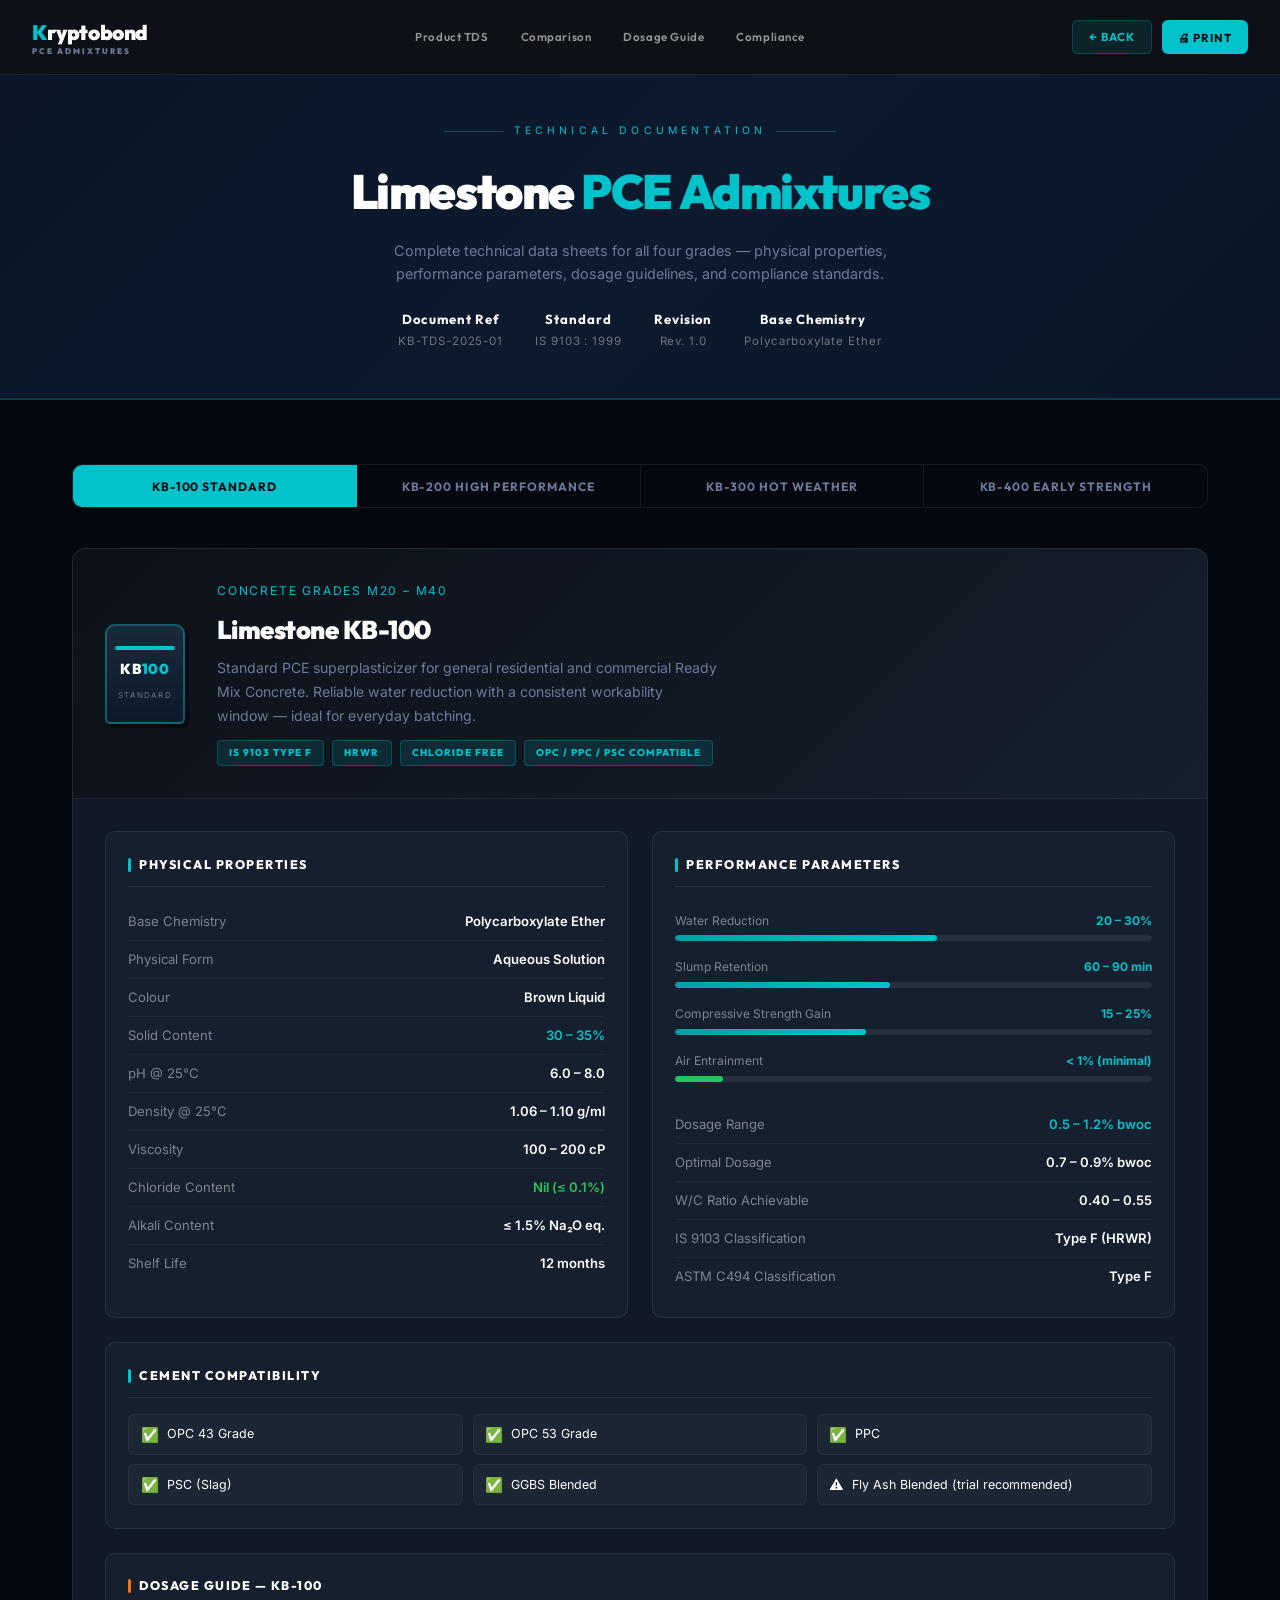
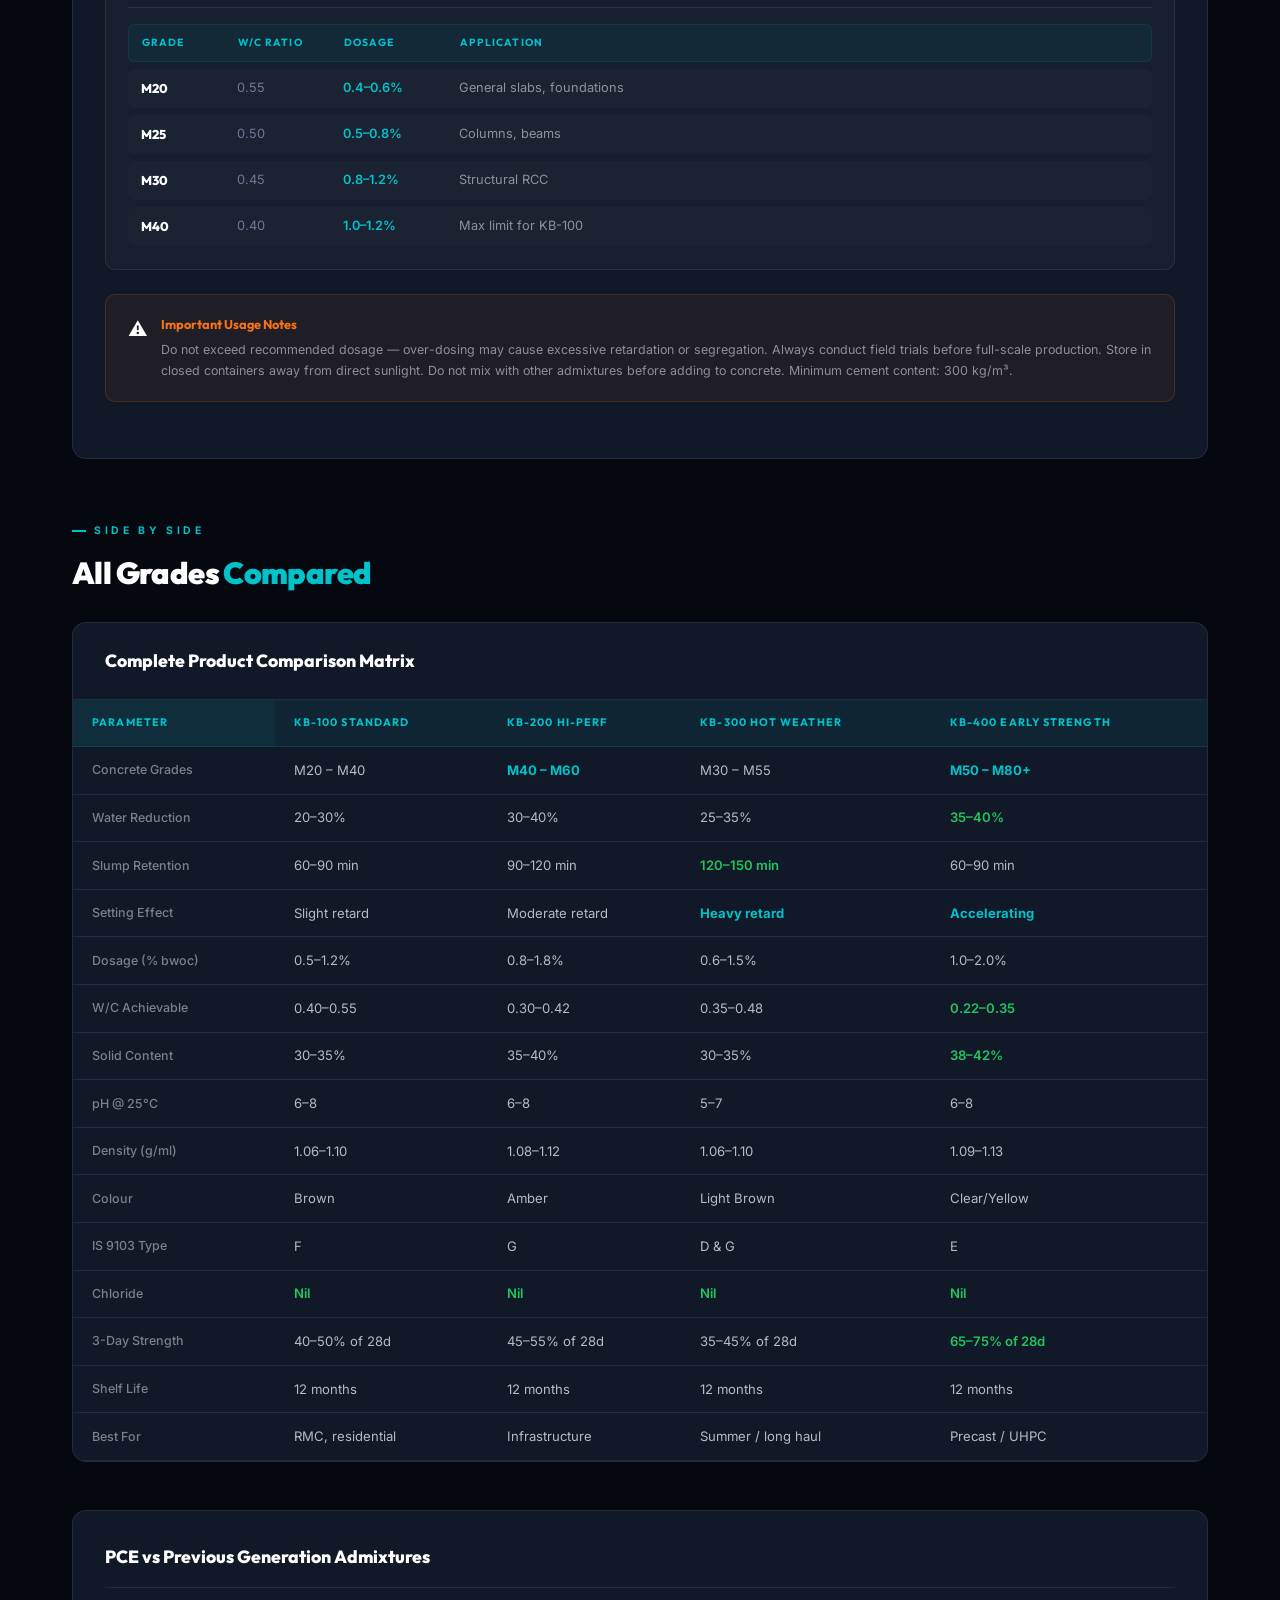
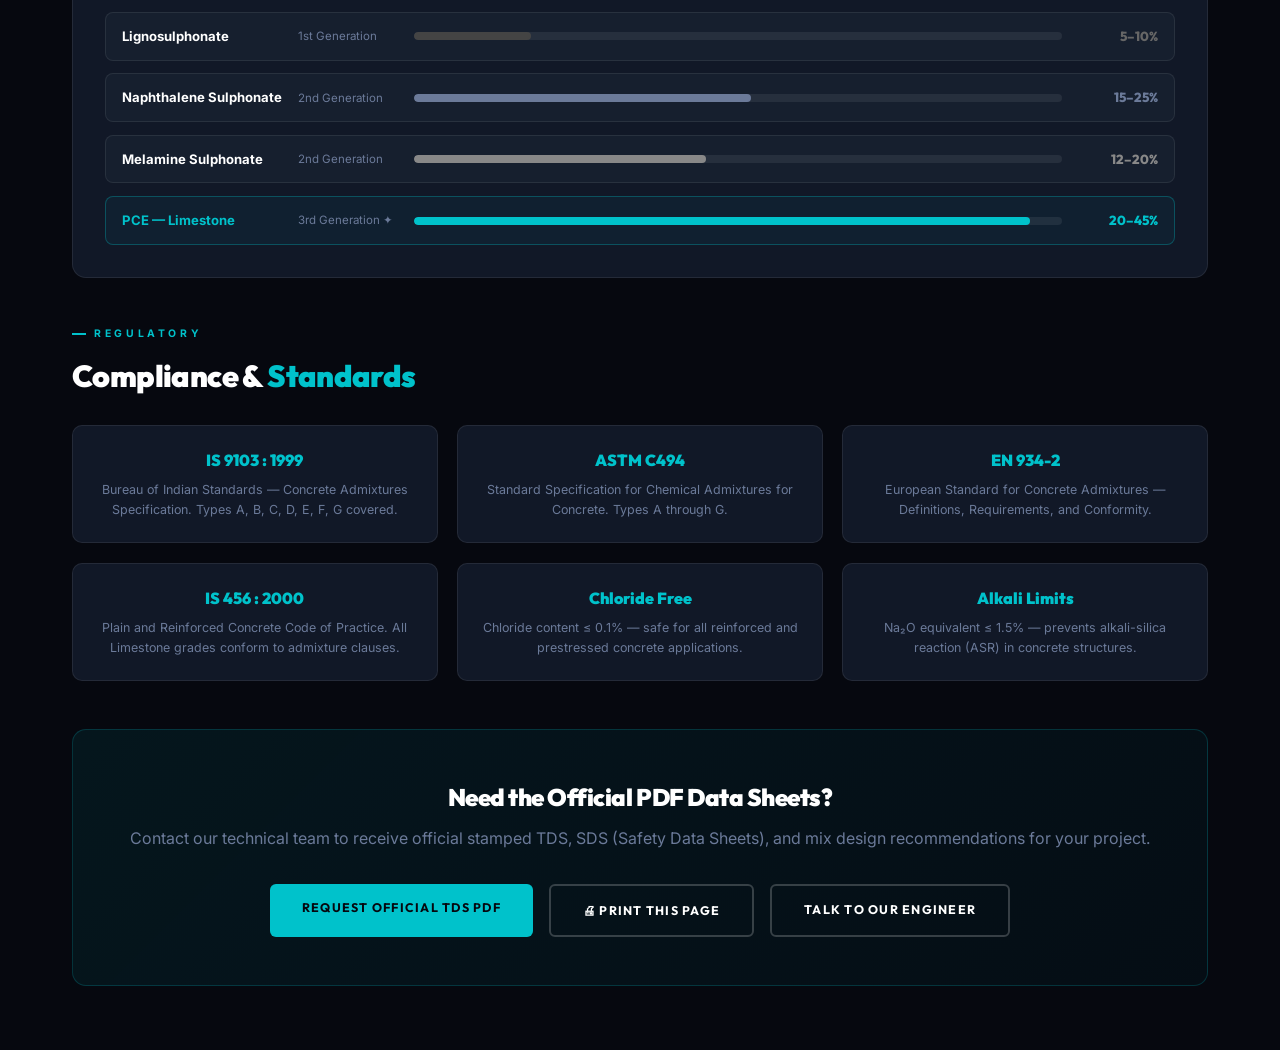
<file: tds.html>
<!DOCTYPE html>
<html lang="en">
<head>
  <meta charset="UTF-8" />
  <meta name="viewport" content="width=device-width, initial-scale=1.0" />
  <title>Technical Data Sheet — Limestone PCE Admixtures</title>
  <link href="https://fonts.googleapis.com/css2?family=Outfit:wght@400;600;700;800;900&family=Inter:wght@400;500;600&display=swap" rel="stylesheet" />
  <style>
    *,*::before,*::after{box-sizing:border-box;margin:0;padding:0}
    :root{
      --dark:#06080f;--navy:#0d1117;--surface:#111827;--card:#161f2e;
      --cyan:#00c2cb;--orange:#f97316;--green:#22c55e;--purple:#818cf8;
      --white:#fff;--muted:#6b7a99;--border:rgba(255,255,255,.08);
      --font:'Outfit',system-ui,sans-serif;--body:'Inter',system-ui,sans-serif;
    }
    html{font-size:16px;scroll-behavior:smooth}
    body{background:var(--dark);color:var(--white);font-family:var(--body);font-weight:400;line-height:1.6;overflow-x:hidden}
    a{color:inherit;text-decoration:none}
    @media print{
      body{background:#fff;color:#000}
      header,.no-print{display:none!important}
      .tds-card{border:1px solid #ddd!important;break-inside:avoid}
      .section-title,.prod-headline{color:#000!important}
      .section-label{color:#0099a8!important}
    }

    /* HEADER */
    .tds-header{background:var(--navy);border-bottom:1px solid var(--border);padding:1rem 2rem;display:flex;align-items:center;justify-content:space-between;position:sticky;top:0;z-index:100;gap:1rem}
    .logo{font-family:var(--font);font-size:1.3rem;font-weight:900;letter-spacing:-.02em}
    .logo-k{color:var(--cyan)}
    .logo-sub{font-size:.5rem;letter-spacing:.25em;text-transform:uppercase;color:var(--muted);display:block;margin-top:-4px}
    .tds-nav{display:flex;gap:.4rem;flex-wrap:wrap}
    .tds-nav a{font-family:var(--font);font-size:.72rem;font-weight:600;letter-spacing:.05em;color:rgba(255,255,255,.55);padding:.35rem .8rem;border-radius:5px;transition:color .2s,background .2s}
    .tds-nav a:hover{color:var(--white);background:rgba(255,255,255,.07)}
    .btn-back{font-family:var(--font);font-size:.72rem;font-weight:700;letter-spacing:.08em;text-transform:uppercase;background:rgba(0,194,203,.1);color:var(--cyan);border:1px solid rgba(0,194,203,.25);padding:.45rem 1rem;border-radius:6px;transition:background .2s}
    .btn-back:hover{background:rgba(0,194,203,.2)}
    .btn-print{font-family:var(--font);font-size:.72rem;font-weight:700;letter-spacing:.08em;text-transform:uppercase;background:var(--cyan);color:var(--dark);border:none;padding:.45rem 1rem;border-radius:6px;cursor:pointer;transition:background .2s}
    .btn-print:hover{background:#009ea6}

    /* HERO BAND */
    .tds-hero{background:linear-gradient(135deg,#0a1628 0%,#0d1a2e 50%,#0a1628 100%);border-bottom:2px solid rgba(0,194,203,.2);padding:3rem 2rem;text-align:center}
    .tds-hero-inner{max-width:800px;margin:0 auto}
    .tds-eyebrow{font-size:.65rem;letter-spacing:.4em;text-transform:uppercase;color:var(--cyan);margin-bottom:.8rem;display:flex;align-items:center;justify-content:center;gap:.6rem}
    .tds-eyebrow::before,.tds-eyebrow::after{content:'';flex:1;max-width:60px;height:1px;background:rgba(0,194,203,.3)}
    .tds-title{font-family:var(--font);font-size:clamp(1.8rem,4vw,3rem);font-weight:900;letter-spacing:-.03em;color:var(--white);margin-bottom:.6rem}
    .tds-title span{color:var(--cyan)}
    .tds-subtitle{color:var(--muted);font-size:.9rem;max-width:560px;margin:0 auto 1.5rem}
    .tds-meta{display:flex;gap:2rem;justify-content:center;flex-wrap:wrap}
    .tds-meta-item{font-size:.72rem;color:rgba(255,255,255,.4);letter-spacing:.08em}
    .tds-meta-item strong{display:block;color:var(--white);font-family:var(--font);font-size:.82rem;margin-bottom:.1rem}

    /* LAYOUT */
    .container{max-width:1200px;margin:0 auto;padding:0 2rem}
    .page{padding:4rem 2rem}
    .section{margin-bottom:4rem}
    .section-label{font-size:.65rem;font-weight:700;letter-spacing:.35em;text-transform:uppercase;color:var(--cyan);margin-bottom:.6rem;display:flex;align-items:center;gap:.5rem}
    .section-label::before{content:'';width:14px;height:2px;background:var(--cyan)}
    .section-title{font-family:var(--font);font-size:clamp(1.4rem,2.5vw,1.9rem);font-weight:900;letter-spacing:-.02em;color:var(--white);margin-bottom:1.5rem}
    .section-title span{color:var(--cyan)}

    /* PRODUCT TABS */
    .prod-tabs{display:flex;gap:0;border:1px solid var(--border);border-radius:10px;overflow:hidden;margin-bottom:2.5rem;flex-wrap:wrap}
    .prod-tab{flex:1;min-width:130px;font-family:var(--font);font-size:.75rem;font-weight:700;letter-spacing:.08em;text-transform:uppercase;background:none;border:none;color:var(--muted);padding:.85rem 1rem;cursor:pointer;transition:background .2s,color .2s;text-align:center;border-right:1px solid var(--border)}
    .prod-tab:last-child{border-right:none}
    .prod-tab.active{background:var(--cyan);color:var(--dark)}
    .prod-tab:not(.active):hover{color:var(--white);background:rgba(255,255,255,.05)}

    /* TDS CARD */
    .tds-card{display:none;background:var(--surface);border:1px solid var(--border);border-radius:14px;overflow:hidden}
    .tds-card.active{display:block}
    .tds-card-header{background:linear-gradient(135deg,var(--navy) 0%,var(--card) 100%);padding:2rem;display:flex;align-items:center;gap:2rem;border-bottom:1px solid var(--border)}
    .prod-drum-wrap{flex-shrink:0}
    .prod-drum{width:80px;height:100px;border-radius:10px 10px 5px 5px;display:flex;flex-direction:column;align-items:center;justify-content:center;gap:8px;border:2px solid rgba(0,194,203,.4);background:linear-gradient(180deg,#1a2a3a,#0a1a2a);box-shadow:4px 4px 0 rgba(0,0,0,.5)}
    .drum-stripe{width:80%;height:4px;border-radius:2px;background:var(--cyan)}
    .drum-text{font-family:var(--font);font-size:.9rem;font-weight:900;color:var(--white);letter-spacing:.05em}
    .drum-text span{color:var(--cyan)}
    .drum-sub{font-size:.5rem;letter-spacing:.15em;text-transform:uppercase;color:rgba(255,255,255,.4)}
    .prod-headline h2{font-family:var(--font);font-size:1.6rem;font-weight:900;color:var(--white);margin-bottom:.3rem;letter-spacing:-.02em}
    .prod-headline .grade-range{font-size:.75rem;letter-spacing:.15em;text-transform:uppercase;color:var(--cyan);margin-bottom:.6rem;display:block}
    .prod-headline p{color:var(--muted);font-size:.88rem;line-height:1.7;max-width:500px}
    .prod-type-badges{display:flex;gap:.5rem;margin-top:.8rem;flex-wrap:wrap}
    .type-badge{font-family:var(--font);font-size:.62rem;font-weight:800;letter-spacing:.1em;text-transform:uppercase;padding:.25rem .7rem;border-radius:4px;background:rgba(0,194,203,.12);color:var(--cyan);border:1px solid rgba(0,194,203,.25)}

    /* TDS BODY */
    .tds-body{padding:2rem}
    .tds-grid{display:grid;grid-template-columns:1fr 1fr;gap:1.5rem;margin-bottom:1.5rem}
    .tds-block{background:var(--card);border:1px solid var(--border);border-radius:10px;padding:1.4rem}
    .tds-block h4{font-family:var(--font);font-size:.78rem;font-weight:800;letter-spacing:.12em;text-transform:uppercase;color:var(--white);margin-bottom:1rem;padding-bottom:.7rem;border-bottom:1px solid var(--border);display:flex;align-items:center;gap:.5rem}
    .tds-block h4::before{content:'';width:3px;height:14px;background:var(--cyan);border-radius:2px}
    .prop-row{display:flex;justify-content:space-between;align-items:center;padding:.5rem 0;border-bottom:1px solid rgba(255,255,255,.04);font-size:.82rem}
    .prop-row:last-child{border-bottom:none}
    .prop-key{color:rgba(255,255,255,.45)}
    .prop-val{font-weight:600;color:var(--white);text-align:right}
    .prop-val.cyan{color:var(--cyan)}
    .prop-val.green{color:var(--green)}
    .prop-val.orange{color:var(--orange)}

    /* Performance bar */
    .perf-bar-wrap{padding:.5rem 0}
    .perf-label{display:flex;justify-content:space-between;font-size:.75rem;margin-bottom:.35rem}
    .perf-label span:first-child{color:rgba(255,255,255,.45)}
    .perf-label span:last-child{font-weight:700;color:var(--cyan)}
    .perf-bar{height:6px;background:rgba(255,255,255,.07);border-radius:3px;overflow:hidden}
    .perf-fill{height:100%;border-radius:3px;background:linear-gradient(90deg,var(--cyan-d,#009ea6),var(--cyan))}

    /* Cement compatibility */
    .compat-grid{display:grid;grid-template-columns:repeat(3,1fr);gap:.6rem}
    .compat-item{display:flex;align-items:center;gap:.5rem;font-size:.78rem;padding:.5rem .7rem;background:rgba(255,255,255,.03);border-radius:6px;border:1px solid rgba(255,255,255,.05)}
    .compat-icon{font-size:.9rem}

    /* Dosage guide */
    .dosage-guide{background:var(--card);border:1px solid var(--border);border-radius:10px;padding:1.4rem;margin-bottom:1.5rem}
    .dosage-guide h4{font-family:var(--font);font-size:.78rem;font-weight:800;letter-spacing:.12em;text-transform:uppercase;color:var(--white);margin-bottom:1rem;padding-bottom:.7rem;border-bottom:1px solid var(--border);display:flex;align-items:center;gap:.5rem}
    .dosage-guide h4::before{content:'';width:3px;height:14px;background:var(--orange);border-radius:2px}
    .dosage-rows{display:flex;flex-direction:column;gap:.4rem}
    .dosage-row{display:grid;grid-template-columns:80px 90px 100px 1fr;gap:1rem;align-items:center;padding:.6rem .8rem;background:rgba(255,255,255,.02);border-radius:6px;font-size:.8rem}
    .dosage-row.header{background:rgba(0,194,203,.06);border:1px solid rgba(0,194,203,.1)}
    .dosage-row.header span{font-family:var(--font);font-size:.65rem;font-weight:700;letter-spacing:.1em;text-transform:uppercase;color:var(--cyan)}
    .d-grade{font-family:var(--font);font-weight:800;color:var(--white)}
    .d-wc{color:var(--muted)}
    .d-dose{color:var(--cyan);font-weight:600}
    .d-app{color:rgba(255,255,255,.5)}

    /* Caution box */
    .caution{background:rgba(249,115,22,.06);border:1px solid rgba(249,115,22,.2);border-radius:10px;padding:1.2rem 1.4rem;display:flex;gap:.8rem;align-items:flex-start;margin-bottom:1.5rem}
    .caution-icon{font-size:1.2rem;flex-shrink:0}
    .caution-text h4{font-family:var(--font);font-size:.8rem;font-weight:700;color:var(--orange);margin-bottom:.3rem}
    .caution-text p{font-size:.78rem;color:rgba(255,255,255,.5);line-height:1.7}

    /* FULL COMPARISON TABLE */
    .compare-section{background:var(--surface);border:1px solid var(--border);border-radius:14px;overflow:hidden;margin-bottom:3rem}
    .compare-head{padding:1.5rem 2rem;border-bottom:1px solid var(--border)}
    .compare-head h3{font-family:var(--font);font-size:1.1rem;font-weight:800;color:var(--white)}
    .compare-table-wrap{overflow-x:auto}
    .compare-table{width:100%;border-collapse:collapse;font-size:.82rem}
    .compare-table th{background:rgba(0,194,203,.08);color:var(--cyan);font-family:var(--font);font-size:.68rem;font-weight:700;letter-spacing:.1em;text-transform:uppercase;padding:.9rem 1.2rem;text-align:left;border-bottom:1px solid rgba(0,194,203,.15);white-space:nowrap}
    .compare-table th:first-child{background:rgba(0,194,203,.12)}
    .compare-table td{padding:.8rem 1.2rem;border-bottom:1px solid var(--border);color:rgba(255,255,255,.7);white-space:nowrap}
    .compare-table tbody tr:hover td{background:rgba(255,255,255,.02)}
    .compare-table td:first-child{color:rgba(255,255,255,.45);font-size:.78rem;font-weight:500}
    .highlight{color:var(--cyan)!important;font-weight:700!important}
    .val-good{color:var(--green)!important;font-weight:600}

    /* GENERATION COMPARE */
    .gen-section{background:var(--surface);border:1px solid var(--border);border-radius:14px;padding:2rem;margin-bottom:3rem}
    .gen-section h3{font-family:var(--font);font-size:1.1rem;font-weight:800;color:var(--white);margin-bottom:1.5rem;padding-bottom:1rem;border-bottom:1px solid var(--border)}
    .gen-rows{display:flex;flex-direction:column;gap:.8rem}
    .gen-row{display:grid;grid-template-columns:160px 100px 1fr 80px;gap:1rem;align-items:center;padding:.8rem 1rem;background:var(--card);border-radius:8px;border:1px solid var(--border);font-size:.82rem}
    .gen-row.pce{border-color:rgba(0,194,203,.3);background:rgba(0,194,203,.05)}
    .gen-name{font-weight:700;color:var(--white)}
    .gen-row.pce .gen-name{color:var(--cyan)}
    .gen-gen{color:var(--muted);font-size:.72rem}
    .gen-bar-wrap{display:flex;align-items:center;gap:.6rem}
    .gen-bar{flex:1;height:8px;background:rgba(255,255,255,.07);border-radius:4px;overflow:hidden}
    .gen-bar-fill{height:100%;border-radius:4px}
    .gen-pct{font-family:var(--font);font-weight:800;font-size:.82rem;text-align:right;white-space:nowrap}

    /* COMPLIANCE */
    .compliance-section{display:grid;grid-template-columns:repeat(3,1fr);gap:1.2rem;margin-bottom:3rem}
    .comp-card{background:var(--surface);border:1px solid var(--border);border-radius:10px;padding:1.4rem;text-align:center}
    .comp-standard{font-family:var(--font);font-size:1rem;font-weight:900;color:var(--cyan);margin-bottom:.4rem}
    .comp-desc{font-size:.78rem;color:var(--muted);line-height:1.6}

    /* DOWNLOAD CTA */
    .dl-cta{background:linear-gradient(135deg,rgba(0,194,203,.08) 0%,rgba(0,194,203,.03) 100%);border:1px solid rgba(0,194,203,.2);border-radius:14px;padding:3rem 2rem;text-align:center}
    .dl-cta h3{font-family:var(--font);font-size:1.5rem;font-weight:900;color:var(--white);margin-bottom:.6rem;letter-spacing:-.02em}
    .dl-cta p{color:var(--muted);margin-bottom:2rem}
    .dl-btns{display:flex;gap:1rem;justify-content:center;flex-wrap:wrap}
    .btn-dl{font-family:var(--font);font-size:.78rem;font-weight:700;letter-spacing:.1em;text-transform:uppercase;padding:.9rem 2rem;border-radius:6px;transition:transform .2s,background .25s;cursor:pointer;border:none}
    .btn-dl.primary{background:var(--cyan);color:var(--dark)}
    .btn-dl.primary:hover{background:#009ea6;transform:translateY(-1px)}
    .btn-dl.ghost{background:transparent;color:var(--white);border:2px solid rgba(255,255,255,.2)}
    .btn-dl.ghost:hover{border-color:var(--white);transform:translateY(-1px)}

    @media(max-width:900px){
      .tds-grid{grid-template-columns:1fr}
      .gen-row{grid-template-columns:120px 80px 1fr;}.gen-pct{display:none}
      .compliance-section{grid-template-columns:1fr 1fr}
      .compat-grid{grid-template-columns:1fr 1fr}
      .dosage-row{grid-template-columns:70px 80px 1fr}
      .dosage-row .d-app{display:none}
    }
    @media(max-width:600px){
      .tds-header{flex-wrap:wrap}.tds-nav{display:none}
      .tds-card-header{flex-direction:column;align-items:flex-start}
      .compliance-section{grid-template-columns:1fr}
    }
  </style>
</head>
<body>

  <!-- HEADER -->
  <header class="tds-header">
    <a href="index.html" class="logo">
      <span class="logo-k">K</span>ryptobond
      <span class="logo-sub">PCE Admixtures</span>
    </a>
    <nav class="tds-nav">
      <a href="#tds">Product TDS</a>
      <a href="#comparison">Comparison</a>
      <a href="#dosage">Dosage Guide</a>
      <a href="#compliance">Compliance</a>
    </nav>
    <div style="display:flex;gap:.6rem;flex-shrink:0">
      <a href="index.html" class="btn-back">← Back</a>
      <button class="btn-print" onclick="window.print()">🖨 Print</button>
    </div>
  </header>

  <!-- HERO -->
  <div class="tds-hero">
    <div class="tds-hero-inner">
      <div class="tds-eyebrow">Technical Documentation</div>
      <h1 class="tds-title">Limestone <span>PCE Admixtures</span></h1>
      <p class="tds-subtitle">Complete technical data sheets for all four grades — physical properties, performance parameters, dosage guidelines, and compliance standards.</p>
      <div class="tds-meta">
        <div class="tds-meta-item"><strong>Document Ref</strong>KB-TDS-2025-01</div>
        <div class="tds-meta-item"><strong>Standard</strong>IS 9103 : 1999</div>
        <div class="tds-meta-item"><strong>Revision</strong>Rev. 1.0</div>
        <div class="tds-meta-item"><strong>Base Chemistry</strong>Polycarboxylate Ether</div>
      </div>
    </div>
  </div>

  <div class="page" id="tds">
    <div class="container">

      <!-- PRODUCT TABS -->
      <div class="prod-tabs">
        <button class="prod-tab active" onclick="showTDS('kb100',this)">KB-100 Standard</button>
        <button class="prod-tab" onclick="showTDS('kb200',this)">KB-200 High Performance</button>
        <button class="prod-tab" onclick="showTDS('kb300',this)">KB-300 Hot Weather</button>
        <button class="prod-tab" onclick="showTDS('kb400',this)">KB-400 Early Strength</button>
      </div>

      <!-- ── KB-100 ── -->
      <div class="tds-card active" id="kb100">
        <div class="tds-card-header">
          <div class="prod-drum-wrap">
            <div class="prod-drum">
              <div class="drum-stripe"></div>
              <div class="drum-text">KB<span>100</span></div>
              <div class="drum-sub">Standard</div>
            </div>
          </div>
          <div class="prod-headline">
            <span class="grade-range">Concrete Grades M20 – M40</span>
            <h2>Limestone KB-100</h2>
            <p>Standard PCE superplasticizer for general residential and commercial Ready Mix Concrete. Reliable water reduction with a consistent workability window — ideal for everyday batching.</p>
            <div class="prod-type-badges">
              <span class="type-badge">IS 9103 Type F</span>
              <span class="type-badge">HRWR</span>
              <span class="type-badge">Chloride Free</span>
              <span class="type-badge">OPC / PPC / PSC Compatible</span>
            </div>
          </div>
        </div>
        <div class="tds-body">
          <div class="tds-grid">
            <div class="tds-block">
              <h4>Physical Properties</h4>
              <div class="prop-row"><span class="prop-key">Base Chemistry</span><span class="prop-val">Polycarboxylate Ether</span></div>
              <div class="prop-row"><span class="prop-key">Physical Form</span><span class="prop-val">Aqueous Solution</span></div>
              <div class="prop-row"><span class="prop-key">Colour</span><span class="prop-val">Brown Liquid</span></div>
              <div class="prop-row"><span class="prop-key">Solid Content</span><span class="prop-val cyan">30 – 35%</span></div>
              <div class="prop-row"><span class="prop-key">pH @ 25°C</span><span class="prop-val">6.0 – 8.0</span></div>
              <div class="prop-row"><span class="prop-key">Density @ 25°C</span><span class="prop-val">1.06 – 1.10 g/ml</span></div>
              <div class="prop-row"><span class="prop-key">Viscosity</span><span class="prop-val">100 – 200 cP</span></div>
              <div class="prop-row"><span class="prop-key">Chloride Content</span><span class="prop-val green">Nil (≤ 0.1%)</span></div>
              <div class="prop-row"><span class="prop-key">Alkali Content</span><span class="prop-val">≤ 1.5% Na₂O eq.</span></div>
              <div class="prop-row"><span class="prop-key">Shelf Life</span><span class="prop-val">12 months</span></div>
            </div>
            <div class="tds-block">
              <h4>Performance Parameters</h4>
              <div class="perf-bar-wrap">
                <div class="perf-label"><span>Water Reduction</span><span>20 – 30%</span></div>
                <div class="perf-bar"><div class="perf-fill" style="width:55%"></div></div>
              </div>
              <div class="perf-bar-wrap">
                <div class="perf-label"><span>Slump Retention</span><span>60 – 90 min</span></div>
                <div class="perf-bar"><div class="perf-fill" style="width:45%"></div></div>
              </div>
              <div class="perf-bar-wrap">
                <div class="perf-label"><span>Compressive Strength Gain</span><span>15 – 25%</span></div>
                <div class="perf-bar"><div class="perf-fill" style="width:40%"></div></div>
              </div>
              <div class="perf-bar-wrap">
                <div class="perf-label"><span>Air Entrainment</span><span>&lt; 1% (minimal)</span></div>
                <div class="perf-bar"><div class="perf-fill" style="width:10%;background:#22c55e"></div></div>
              </div>
              <div style="margin-top:1rem">
                <div class="prop-row"><span class="prop-key">Dosage Range</span><span class="prop-val cyan">0.5 – 1.2% bwoc</span></div>
                <div class="prop-row"><span class="prop-key">Optimal Dosage</span><span class="prop-val">0.7 – 0.9% bwoc</span></div>
                <div class="prop-row"><span class="prop-key">W/C Ratio Achievable</span><span class="prop-val">0.40 – 0.55</span></div>
                <div class="prop-row"><span class="prop-key">IS 9103 Classification</span><span class="prop-val">Type F (HRWR)</span></div>
                <div class="prop-row"><span class="prop-key">ASTM C494 Classification</span><span class="prop-val">Type F</span></div>
              </div>
            </div>
          </div>
          <div class="tds-block" style="margin-bottom:1.5rem">
            <h4>Cement Compatibility</h4>
            <div class="compat-grid">
              <div class="compat-item"><span class="compat-icon">✅</span> OPC 43 Grade</div>
              <div class="compat-item"><span class="compat-icon">✅</span> OPC 53 Grade</div>
              <div class="compat-item"><span class="compat-icon">✅</span> PPC</div>
              <div class="compat-item"><span class="compat-icon">✅</span> PSC (Slag)</div>
              <div class="compat-item"><span class="compat-icon">✅</span> GGBS Blended</div>
              <div class="compat-item"><span class="compat-icon">⚠️</span> Fly Ash Blended (trial recommended)</div>
            </div>
          </div>
          <div class="dosage-guide">
            <h4>Dosage Guide — KB-100</h4>
            <div class="dosage-rows">
              <div class="dosage-row header"><span>Grade</span><span>W/C Ratio</span><span>Dosage</span><span>Application</span></div>
              <div class="dosage-row"><span class="d-grade">M20</span><span class="d-wc">0.55</span><span class="d-dose">0.4–0.6%</span><span class="d-app">General slabs, foundations</span></div>
              <div class="dosage-row"><span class="d-grade">M25</span><span class="d-wc">0.50</span><span class="d-dose">0.5–0.8%</span><span class="d-app">Columns, beams</span></div>
              <div class="dosage-row"><span class="d-grade">M30</span><span class="d-wc">0.45</span><span class="d-dose">0.8–1.2%</span><span class="d-app">Structural RCC</span></div>
              <div class="dosage-row"><span class="d-grade">M40</span><span class="d-wc">0.40</span><span class="d-dose">1.0–1.2%</span><span class="d-app">Max limit for KB-100</span></div>
            </div>
          </div>
          <div class="caution">
            <span class="caution-icon">⚠️</span>
            <div class="caution-text">
              <h4>Important Usage Notes</h4>
              <p>Do not exceed recommended dosage — over-dosing may cause excessive retardation or segregation. Always conduct field trials before full-scale production. Store in closed containers away from direct sunlight. Do not mix with other admixtures before adding to concrete. Minimum cement content: 300 kg/m³.</p>
            </div>
          </div>
        </div>
      </div>

      <!-- ── KB-200 ── -->
      <div class="tds-card" id="kb200">
        <div class="tds-card-header" style="background:linear-gradient(135deg,#0a1a3a 0%,#0d1f45 100%)">
          <div class="prod-drum-wrap">
            <div class="prod-drum" style="border-color:rgba(129,140,248,.4);background:linear-gradient(180deg,#1a2a5a,#0a1a4a)">
              <div class="drum-stripe" style="background:#818cf8"></div>
              <div class="drum-text" style="color:#fff">KB<span style="color:#818cf8">200</span></div>
              <div class="drum-sub">High Perf.</div>
            </div>
          </div>
          <div class="prod-headline">
            <span class="grade-range" style="color:#818cf8">Concrete Grades M40 – M60</span>
            <h2>Limestone KB-200</h2>
            <p>High-range water reducer for infrastructure, high-rise, and long-haul transit mixes. Superior slump retention up to 120 minutes makes it the preferred choice for RMC plants supplying large construction sites.</p>
            <div class="prod-type-badges">
              <span class="type-badge" style="color:#818cf8;border-color:rgba(129,140,248,.3);background:rgba(129,140,248,.1)">IS 9103 Type G</span>
              <span class="type-badge" style="color:#818cf8;border-color:rgba(129,140,248,.3);background:rgba(129,140,248,.1)">HRWR + Retarding</span>
              <span class="type-badge" style="color:#818cf8;border-color:rgba(129,140,248,.3);background:rgba(129,140,248,.1)">Chloride Free</span>
              <span class="type-badge" style="color:#818cf8;border-color:rgba(129,140,248,.3);background:rgba(129,140,248,.1)">Long Haul Optimised</span>
            </div>
          </div>
        </div>
        <div class="tds-body">
          <div class="tds-grid">
            <div class="tds-block">
              <h4>Physical Properties</h4>
              <div class="prop-row"><span class="prop-key">Base Chemistry</span><span class="prop-val">Polycarboxylate Ether</span></div>
              <div class="prop-row"><span class="prop-key">Physical Form</span><span class="prop-val">Aqueous Solution</span></div>
              <div class="prop-row"><span class="prop-key">Colour</span><span class="prop-val">Amber Liquid</span></div>
              <div class="prop-row"><span class="prop-key">Solid Content</span><span class="prop-val" style="color:#818cf8">35 – 40%</span></div>
              <div class="prop-row"><span class="prop-key">pH @ 25°C</span><span class="prop-val">6.0 – 8.0</span></div>
              <div class="prop-row"><span class="prop-key">Density @ 25°C</span><span class="prop-val">1.08 – 1.12 g/ml</span></div>
              <div class="prop-row"><span class="prop-key">Chloride Content</span><span class="prop-val green">Nil (≤ 0.1%)</span></div>
              <div class="prop-row"><span class="prop-key">Alkali Content</span><span class="prop-val">≤ 1.5% Na₂O eq.</span></div>
              <div class="prop-row"><span class="prop-key">Shelf Life</span><span class="prop-val">12 months</span></div>
            </div>
            <div class="tds-block">
              <h4>Performance Parameters</h4>
              <div class="perf-bar-wrap">
                <div class="perf-label"><span>Water Reduction</span><span style="color:#818cf8">30 – 40%</span></div>
                <div class="perf-bar"><div class="perf-fill" style="width:75%;background:#818cf8"></div></div>
              </div>
              <div class="perf-bar-wrap">
                <div class="perf-label"><span>Slump Retention</span><span style="color:#818cf8">90 – 120 min</span></div>
                <div class="perf-bar"><div class="perf-fill" style="width:70%;background:#818cf8"></div></div>
              </div>
              <div class="perf-bar-wrap">
                <div class="perf-label"><span>Compressive Strength Gain</span><span style="color:#818cf8">25 – 35%</span></div>
                <div class="perf-bar"><div class="perf-fill" style="width:65%;background:#818cf8"></div></div>
              </div>
              <div style="margin-top:1rem">
                <div class="prop-row"><span class="prop-key">Dosage Range</span><span class="prop-val" style="color:#818cf8">0.8 – 1.8% bwoc</span></div>
                <div class="prop-row"><span class="prop-key">W/C Ratio Achievable</span><span class="prop-val">0.30 – 0.42</span></div>
                <div class="prop-row"><span class="prop-key">IS 9103 Classification</span><span class="prop-val">Type G (HRWR+R)</span></div>
                <div class="prop-row"><span class="prop-key">ASTM C494 Classification</span><span class="prop-val">Type G</span></div>
              </div>
            </div>
          </div>
          <div class="dosage-guide">
            <h4>Dosage Guide — KB-200</h4>
            <div class="dosage-rows">
              <div class="dosage-row header"><span>Grade</span><span>W/C Ratio</span><span>Dosage</span><span>Application</span></div>
              <div class="dosage-row"><span class="d-grade">M40</span><span class="d-wc">0.40</span><span class="d-dose">0.8–1.2%</span><span class="d-app">High-rise, bridges</span></div>
              <div class="dosage-row"><span class="d-grade">M50</span><span class="d-wc">0.35</span><span class="d-dose">1.0–1.5%</span><span class="d-app">Infrastructure, metro</span></div>
              <div class="dosage-row"><span class="d-grade">M60</span><span class="d-wc">0.30</span><span class="d-dose">1.3–1.8%</span><span class="d-app">Prestressed, ports</span></div>
            </div>
          </div>
        </div>
      </div>

      <!-- ── KB-300 ── -->
      <div class="tds-card" id="kb300">
        <div class="tds-card-header" style="background:linear-gradient(135deg,#1a0e00 0%,#2a1800 100%)">
          <div class="prod-drum-wrap">
            <div class="prod-drum" style="border-color:rgba(249,115,22,.4);background:linear-gradient(180deg,#3a2a1a,#1a0e00)">
              <div class="drum-stripe" style="background:var(--orange)"></div>
              <div class="drum-text" style="color:#fff">KB<span style="color:var(--orange)">300</span></div>
              <div class="drum-sub">Hot Weather</div>
            </div>
          </div>
          <div class="prod-headline">
            <span class="grade-range" style="color:var(--orange)">Concrete Grades M30 – M55</span>
            <h2>Limestone KB-300</h2>
            <p>Retarding PCE admixture specifically formulated for India's hot and humid climate. Controls setting time in high ambient temperatures and maintains workability for long-haul transit mixes.</p>
            <div class="prod-type-badges">
              <span class="type-badge" style="color:var(--orange);border-color:rgba(249,115,22,.3);background:rgba(249,115,22,.1)">IS 9103 Type D + G</span>
              <span class="type-badge" style="color:var(--orange);border-color:rgba(249,115,22,.3);background:rgba(249,115,22,.1)">Retarding HRWR</span>
              <span class="type-badge" style="color:var(--orange);border-color:rgba(249,115,22,.3);background:rgba(249,115,22,.1)">Hot Weather Grade</span>
              <span class="type-badge" style="color:var(--orange);border-color:rgba(249,115,22,.3);background:rgba(249,115,22,.1)">150 Min Retention</span>
            </div>
          </div>
        </div>
        <div class="tds-body">
          <div class="tds-grid">
            <div class="tds-block">
              <h4>Physical Properties</h4>
              <div class="prop-row"><span class="prop-key">Colour</span><span class="prop-val">Light Brown</span></div>
              <div class="prop-row"><span class="prop-key">Solid Content</span><span class="prop-val" style="color:var(--orange)">30 – 35%</span></div>
              <div class="prop-row"><span class="prop-key">pH @ 25°C</span><span class="prop-val">5.0 – 7.0</span></div>
              <div class="prop-row"><span class="prop-key">Density @ 25°C</span><span class="prop-val">1.06 – 1.10 g/ml</span></div>
              <div class="prop-row"><span class="prop-key">Chloride Content</span><span class="prop-val green">Nil</span></div>
              <div class="prop-row"><span class="prop-key">Setting Delay</span><span class="prop-val" style="color:var(--orange)">1 – 4 hours extra</span></div>
              <div class="prop-row"><span class="prop-key">Recommended Temp.</span><span class="prop-val">25°C – 45°C ambient</span></div>
            </div>
            <div class="tds-block">
              <h4>Performance Parameters</h4>
              <div class="perf-bar-wrap">
                <div class="perf-label"><span>Water Reduction</span><span style="color:var(--orange)">25 – 35%</span></div>
                <div class="perf-bar"><div class="perf-fill" style="width:65%;background:var(--orange)"></div></div>
              </div>
              <div class="perf-bar-wrap">
                <div class="perf-label"><span>Slump Retention</span><span style="color:var(--orange)">120 – 150 min</span></div>
                <div class="perf-bar"><div class="perf-fill" style="width:85%;background:var(--orange)"></div></div>
              </div>
              <div class="perf-bar-wrap">
                <div class="perf-label"><span>Retardation</span><span style="color:var(--orange)">1 – 4 hrs</span></div>
                <div class="perf-bar"><div class="perf-fill" style="width:60%;background:var(--orange)"></div></div>
              </div>
              <div style="margin-top:1rem">
                <div class="prop-row"><span class="prop-key">Dosage Range</span><span class="prop-val" style="color:var(--orange)">0.6 – 1.5% bwoc</span></div>
                <div class="prop-row"><span class="prop-key">W/C Ratio Achievable</span><span class="prop-val">0.35 – 0.48</span></div>
                <div class="prop-row"><span class="prop-key">IS 9103 Classification</span><span class="prop-val">Type D & G</span></div>
              </div>
            </div>
          </div>
        </div>
      </div>

      <!-- ── KB-400 ── -->
      <div class="tds-card" id="kb400">
        <div class="tds-card-header" style="background:linear-gradient(135deg,#001a10 0%,#002a18 100%)">
          <div class="prod-drum-wrap">
            <div class="prod-drum" style="border-color:rgba(34,197,94,.4);background:linear-gradient(180deg,#1a3a2a,#001a10)">
              <div class="drum-stripe" style="background:var(--green)"></div>
              <div class="drum-text" style="color:#fff">KB<span style="color:var(--green)">400</span></div>
              <div class="drum-sub">Early Strength</div>
            </div>
          </div>
          <div class="prod-headline">
            <span class="grade-range" style="color:var(--green)">Concrete Grades M50 – M80+</span>
            <h2>Limestone KB-400</h2>
            <p>Accelerating PCE for precast elements and fast-track construction. Achieves 70% of 28-day compressive strength within just 3 days, enabling rapid demoulding and faster construction cycles.</p>
            <div class="prod-type-badges">
              <span class="type-badge" style="color:var(--green);border-color:rgba(34,197,94,.3);background:rgba(34,197,94,.08)">IS 9103 Type E</span>
              <span class="type-badge" style="color:var(--green);border-color:rgba(34,197,94,.3);background:rgba(34,197,94,.08)">Accelerating HRWR</span>
              <span class="type-badge" style="color:var(--green);border-color:rgba(34,197,94,.3);background:rgba(34,197,94,.08)">Precast Grade</span>
              <span class="type-badge" style="color:var(--green);border-color:rgba(34,197,94,.3);background:rgba(34,197,94,.08)">UHPC Capable</span>
            </div>
          </div>
        </div>
        <div class="tds-body">
          <div class="tds-grid">
            <div class="tds-block">
              <h4>Physical Properties</h4>
              <div class="prop-row"><span class="prop-key">Colour</span><span class="prop-val">Clear / Light Yellow</span></div>
              <div class="prop-row"><span class="prop-key">Solid Content</span><span class="prop-val" style="color:var(--green)">38 – 42%</span></div>
              <div class="prop-row"><span class="prop-key">pH @ 25°C</span><span class="prop-val">6.0 – 8.0</span></div>
              <div class="prop-row"><span class="prop-key">Density @ 25°C</span><span class="prop-val">1.09 – 1.13 g/ml</span></div>
              <div class="prop-row"><span class="prop-key">Chloride Content</span><span class="prop-val green">Nil</span></div>
              <div class="prop-row"><span class="prop-key">Setting Acceleration</span><span class="prop-val" style="color:var(--green)">30–90 min faster</span></div>
            </div>
            <div class="tds-block">
              <h4>Performance Parameters</h4>
              <div class="perf-bar-wrap">
                <div class="perf-label"><span>Water Reduction</span><span style="color:var(--green)">35 – 40%</span></div>
                <div class="perf-bar"><div class="perf-fill" style="width:85%;background:var(--green)"></div></div>
              </div>
              <div class="perf-bar-wrap">
                <div class="perf-label"><span>3-Day Strength (% of 28-day)</span><span style="color:var(--green)">65 – 75%</span></div>
                <div class="perf-bar"><div class="perf-fill" style="width:70%;background:var(--green)"></div></div>
              </div>
              <div class="perf-bar-wrap">
                <div class="perf-label"><span>28-Day Strength Gain</span><span style="color:var(--green)">30 – 40%</span></div>
                <div class="perf-bar"><div class="perf-fill" style="width:75%;background:var(--green)"></div></div>
              </div>
              <div style="margin-top:1rem">
                <div class="prop-row"><span class="prop-key">Dosage Range</span><span class="prop-val" style="color:var(--green)">1.0 – 2.0% bwoc</span></div>
                <div class="prop-row"><span class="prop-key">W/C Ratio Achievable</span><span class="prop-val">0.22 – 0.35</span></div>
                <div class="prop-row"><span class="prop-key">IS 9103 Classification</span><span class="prop-val">Type E</span></div>
                <div class="prop-row"><span class="prop-key">ASTM C494 Classification</span><span class="prop-val">Type E</span></div>
              </div>
            </div>
          </div>
        </div>
      </div>

    </div>
  </div>

  <!-- FULL COMPARISON -->
  <div class="page" id="comparison" style="padding-top:0">
    <div class="container">
      <div class="section-label">Side by Side</div>
      <h2 class="section-title" style="margin-bottom:1.5rem">All Grades <span>Compared</span></h2>
      <div class="compare-section">
        <div class="compare-head"><h3>Complete Product Comparison Matrix</h3></div>
        <div class="compare-table-wrap">
          <table class="compare-table">
            <thead>
              <tr>
                <th>Parameter</th>
                <th>KB-100 Standard</th>
                <th>KB-200 Hi-Perf</th>
                <th>KB-300 Hot Weather</th>
                <th>KB-400 Early Strength</th>
              </tr>
            </thead>
            <tbody>
              <tr><td>Concrete Grades</td><td>M20 – M40</td><td class="highlight">M40 – M60</td><td>M30 – M55</td><td class="highlight">M50 – M80+</td></tr>
              <tr><td>Water Reduction</td><td>20–30%</td><td>30–40%</td><td>25–35%</td><td class="val-good">35–40%</td></tr>
              <tr><td>Slump Retention</td><td>60–90 min</td><td>90–120 min</td><td class="val-good">120–150 min</td><td>60–90 min</td></tr>
              <tr><td>Setting Effect</td><td>Slight retard</td><td>Moderate retard</td><td class="highlight">Heavy retard</td><td class="highlight">Accelerating</td></tr>
              <tr><td>Dosage (% bwoc)</td><td>0.5–1.2%</td><td>0.8–1.8%</td><td>0.6–1.5%</td><td>1.0–2.0%</td></tr>
              <tr><td>W/C Achievable</td><td>0.40–0.55</td><td>0.30–0.42</td><td>0.35–0.48</td><td class="val-good">0.22–0.35</td></tr>
              <tr><td>Solid Content</td><td>30–35%</td><td>35–40%</td><td>30–35%</td><td class="val-good">38–42%</td></tr>
              <tr><td>pH @ 25°C</td><td>6–8</td><td>6–8</td><td>5–7</td><td>6–8</td></tr>
              <tr><td>Density (g/ml)</td><td>1.06–1.10</td><td>1.08–1.12</td><td>1.06–1.10</td><td>1.09–1.13</td></tr>
              <tr><td>Colour</td><td>Brown</td><td>Amber</td><td>Light Brown</td><td>Clear/Yellow</td></tr>
              <tr><td>IS 9103 Type</td><td>F</td><td>G</td><td>D & G</td><td>E</td></tr>
              <tr><td>Chloride</td><td class="val-good">Nil</td><td class="val-good">Nil</td><td class="val-good">Nil</td><td class="val-good">Nil</td></tr>
              <tr><td>3-Day Strength</td><td>40–50% of 28d</td><td>45–55% of 28d</td><td>35–45% of 28d</td><td class="val-good">65–75% of 28d</td></tr>
              <tr><td>Shelf Life</td><td>12 months</td><td>12 months</td><td>12 months</td><td>12 months</td></tr>
              <tr><td>Best For</td><td>RMC, residential</td><td>Infrastructure</td><td>Summer / long haul</td><td>Precast / UHPC</td></tr>
            </tbody>
          </table>
        </div>
      </div>

      <!-- Generation comparison -->
      <div class="gen-section" id="dosage">
        <h3>PCE vs Previous Generation Admixtures</h3>
        <div class="gen-rows">
          <div class="gen-row"><span class="gen-name">Lignosulphonate</span><span class="gen-gen">1st Generation</span><div class="gen-bar-wrap"><div class="gen-bar"><div class="gen-bar-fill" style="width:18%;background:#444"></div></div></div><span class="gen-pct" style="color:#666">5–10%</span></div>
          <div class="gen-row"><span class="gen-name">Naphthalene Sulphonate</span><span class="gen-gen">2nd Generation</span><div class="gen-bar-wrap"><div class="gen-bar"><div class="gen-bar-fill" style="width:52%;background:#6b7a99"></div></div></div><span class="gen-pct" style="color:#6b7a99">15–25%</span></div>
          <div class="gen-row"><span class="gen-name">Melamine Sulphonate</span><span class="gen-gen">2nd Generation</span><div class="gen-bar-wrap"><div class="gen-bar"><div class="gen-bar-fill" style="width:45%;background:#888"></div></div></div><span class="gen-pct" style="color:#888">12–20%</span></div>
          <div class="gen-row pce"><span class="gen-name">PCE — Limestone</span><span class="gen-gen">3rd Generation ✦</span><div class="gen-bar-wrap"><div class="gen-bar"><div class="gen-bar-fill" style="width:95%;background:var(--cyan)"></div></div></div><span class="gen-pct" style="color:var(--cyan)">20–45%</span></div>
        </div>
      </div>

      <!-- Compliance -->
      <div id="compliance">
        <div class="section-label">Regulatory</div>
        <h2 class="section-title" style="margin-bottom:1.5rem">Compliance & <span>Standards</span></h2>
        <div class="compliance-section">
          <div class="comp-card"><div class="comp-standard">IS 9103 : 1999</div><div class="comp-desc">Bureau of Indian Standards — Concrete Admixtures Specification. Types A, B, C, D, E, F, G covered.</div></div>
          <div class="comp-card"><div class="comp-standard">ASTM C494</div><div class="comp-desc">Standard Specification for Chemical Admixtures for Concrete. Types A through G.</div></div>
          <div class="comp-card"><div class="comp-standard">EN 934-2</div><div class="comp-desc">European Standard for Concrete Admixtures — Definitions, Requirements, and Conformity.</div></div>
          <div class="comp-card"><div class="comp-standard">IS 456 : 2000</div><div class="comp-desc">Plain and Reinforced Concrete Code of Practice. All Limestone grades conform to admixture clauses.</div></div>
          <div class="comp-card"><div class="comp-standard">Chloride Free</div><div class="comp-desc">Chloride content ≤ 0.1% — safe for all reinforced and prestressed concrete applications.</div></div>
          <div class="comp-card"><div class="comp-standard">Alkali Limits</div><div class="comp-desc">Na₂O equivalent ≤ 1.5% — prevents alkali-silica reaction (ASR) in concrete structures.</div></div>
        </div>
      </div>

      <!-- Download CTA -->
      <div class="dl-cta">
        <h3>Need the Official PDF Data Sheets?</h3>
        <p>Contact our technical team to receive official stamped TDS, SDS (Safety Data Sheets), and mix design recommendations for your project.</p>
        <div class="dl-btns">
          <a href="index.html#contact" class="btn-dl primary">Request Official TDS PDF</a>
          <button class="btn-dl ghost" onclick="window.print()">🖨 Print This Page</button>
          <a href="index.html#contact" class="btn-dl ghost">Talk to Our Engineer</a>
        </div>
      </div>

    </div>
  </div>

  <script>
    function showTDS(id, btn) {
      document.querySelectorAll('.tds-card').forEach(c => c.classList.remove('active'));
      document.querySelectorAll('.prod-tab').forEach(b => b.classList.remove('active'));
      document.getElementById(id).classList.add('active');
      btn.classList.add('active');
    }
  </script>
</body>
</html>
</file>
<file: style.css>
/* RESET */
*, *::before, *::after { box-sizing: border-box; margin: 0; padding: 0; }

:root {
  --green:        #22a842;
  --green-d:      #166534;
  --green-l:      #4ade80;
  --green-soft:   #f0fdf4;
  --navy:         #14532d;
  --text:         #111827;
  --text-soft:    #4b7560;
  --bg:           #ffffff;
  --bg-soft:      #f0fdf4;
  --bg-stripe:    #f7fff9;
  --border:       #bbf7d0;
  --border-soft:  #dcfce7;
  --shadow-sm:    0 1px 3px rgba(22,101,52,0.07);
  --shadow-md:    0 4px 16px rgba(22,101,52,0.10);
  --shadow-lg:    0 10px 30px rgba(22,101,52,0.13);
  --radius:       8px;
  --font-h:       'Poppins', system-ui, sans-serif;
  --font-b:       'Inter', system-ui, sans-serif;
  --ease:         cubic-bezier(0.22, 1, 0.36, 1);
}

html { scroll-behavior: smooth; font-size: 16px; scroll-padding-top: 100px; }
section { scroll-margin-top: 100px; }
body { background: var(--bg); color: var(--text); font-family: var(--font-b); font-weight: 400; line-height: 1.6; overflow-x: hidden; }
a { color: inherit; text-decoration: none; }
img { display: block; max-width: 100%; }

.container { max-width: 1240px; margin: 0 auto; padding: 0 1.5rem; }

/* TYPOGRAPHY */
.kicker {
  font-family: var(--font-h);
  font-size: 0.78rem;
  font-weight: 700;
  letter-spacing: 0.25em;
  text-transform: uppercase;
  color: var(--green);
  margin-bottom: 0.7rem;
}
.kicker.light { color: var(--green-l); }
.h2 {
  font-family: var(--font-h);
  font-size: clamp(1.6rem, 3.2vw, 2.4rem);
  font-weight: 700;
  letter-spacing: -0.02em;
  color: var(--navy);
  line-height: 1.2;
  margin-bottom: 1rem;
}
.h2.light { color: #ffffff; }
.h2 .accent { color: var(--green); }
.h2.light .accent { color: var(--green-l); }
.p { font-size: 0.96rem; color: var(--text-soft); line-height: 1.75; margin-bottom: 1.2rem; }
.p.light { color: rgba(255,255,255,0.8); }
.lead { font-size: 1.02rem; color: var(--text-soft); max-width: 700px; line-height: 1.7; margin-top: 0.5rem; }
.section-head { margin-bottom: 3rem; }
.section-head.center { text-align: center; }
.section-head.center .lead { margin: 0.5rem auto 0; }

/* BUTTONS */
.btn-primary {
  display: inline-flex; align-items: center;
  font-family: var(--font-h);
  font-size: 0.86rem; font-weight: 600; letter-spacing: 0.04em;
  background: var(--green); color: #ffffff;
  border: 2px solid var(--green);
  padding: 0.78rem 1.6rem;
  border-radius: var(--radius);
  cursor: pointer;
  transition: all 0.25s var(--ease);
}
.btn-primary:hover { background: var(--green-d); border-color: var(--green-d); transform: translateY(-1px); box-shadow: var(--shadow-md); }
.btn-primary.full { width: 100%; justify-content: center; }
.btn-outline {
  display: inline-flex; align-items: center;
  font-family: var(--font-h);
  font-size: 0.86rem; font-weight: 600; letter-spacing: 0.04em;
  background: rgba(255,255,255,0.95); color: var(--green-d);
  border: 2px solid #ffffff;
  padding: 0.78rem 1.6rem;
  border-radius: var(--radius);
  transition: all 0.25s var(--ease);
}
.btn-outline:hover { background: var(--green); color: #ffffff; border-color: var(--green); }
.btn-quote {
  font-family: var(--font-h);
  font-size: 0.8rem; font-weight: 600;
  background: var(--green); color: #ffffff;
  padding: 0.55rem 1.2rem;
  border-radius: 6px;
  transition: background 0.25s;
  flex-shrink: 0;
}
.btn-quote:hover { background: var(--green-d); }

/* TOPBAR */
.topbar { background: var(--green-d); color: rgba(255,255,255,0.9); font-size: 0.82rem; }
.topbar-inner { width: 100%; padding: 0.55rem 1.5rem; display: flex; justify-content: space-between; align-items: center; gap: 1rem; flex-wrap: wrap; }
.topbar-contact { display: flex; gap: 1.6rem; flex-wrap: wrap; }
.topbar-contact a { display: inline-flex; align-items: center; gap: 0.4rem; transition: color 0.2s; }
.topbar-contact a:hover { color: var(--green-l); }
.topbar-social { display: flex; gap: 0.5rem; }
.topbar-social a {
  width: 26px; height: 26px;
  display: inline-flex; align-items: center; justify-content: center;
  background: rgba(255,255,255,0.1); border-radius: 4px;
  font-size: 0.78rem; font-weight: 600;
  transition: background 0.2s;
}
.topbar-social a:hover { background: var(--green); }

/* HEADER */
header { position: sticky; top: 0; z-index: 100; background: #ffffff; border-bottom: 1px solid var(--border); transition: box-shadow 0.3s; }
header.scrolled { box-shadow: var(--shadow-md); }
.header-inner { width: 100%; padding: 0.3rem 1.5rem 0.3rem 1.5rem; display: flex; align-items: center; gap: 2rem; }
.logo { display: flex; align-items: center; gap: 0.7rem; flex-shrink: 0; }
.logo-img { height: 70px; width: 70px; border-radius: 50%; object-fit: cover; background: #ffffff; flex-shrink: 0; }
.logo-text { display: flex; flex-direction: column; line-height: 1; }
.logo-name { font-family: var(--font-h); font-size: 1.4rem; font-weight: 800; letter-spacing: -0.01em; color: var(--green-d); }
.logo-co { font-weight: 800; color: var(--green-d); }
.logo-tag { font-family: var(--font-h); font-size: 0.72rem; letter-spacing: 0.18em; text-transform: uppercase; color: var(--green); font-weight: 500; margin-top: 4px; }
.main-nav { display: flex; gap: 0.2rem; flex: 1; justify-content: center; }
.main-nav a {
  font-family: var(--font-h);
  font-size: 0.82rem; font-weight: 500;
  color: var(--text);
  padding: 0.55rem 0.7rem;
  border-radius: 6px;
  white-space: nowrap;
  transition: color 0.2s, background 0.2s;
}
.main-nav a:hover { color: var(--green); background: var(--green-soft); }
.hamburger { display: none; flex-direction: column; gap: 5px; background: none; border: none; cursor: pointer; padding: 6px; }
.hamburger span { display: block; width: 24px; height: 2px; background: var(--green-d); border-radius: 2px; }

/* Mobile call button (visible only on mobile) — pill style with phone number */
.mob-call-btn {
  display: none;
  align-items: center; justify-content: center;
  gap: 0.45rem;
  padding: 0.5rem 0.95rem;
  border-radius: 999px;
  background: var(--green);
  color: #ffffff;
  text-decoration: none;
  transition: background 0.2s, transform 0.2s;
  flex-shrink: 0;
  font-family: var(--font-h);
  font-size: 0.85rem;
  font-weight: 600;
  letter-spacing: 0.02em;
  white-space: nowrap;
}
.mob-call-btn:hover, .mob-call-btn:active { background: var(--green-d); transform: scale(1.03); }
.mob-call-btn svg { display: block; flex-shrink: 0; }
.mob-call-num { display: inline-block; }

/* MOBILE NAV */
.mob-overlay { position: fixed; inset: 0; background: rgba(0,0,0,0.5); z-index: 400; opacity: 0; pointer-events: none; transition: opacity 0.3s; }
.mob-overlay.open { opacity: 1; pointer-events: all; }
.mob-nav {
  position: fixed; top: 0; right: -100%;
  width: min(85vw, 320px); height: 100%;
  background: #ffffff; z-index: 401;
  padding: 4rem 1.5rem 2rem;
  display: flex; flex-direction: column;
  transition: right 0.4s var(--ease);
  box-shadow: -4px 0 20px rgba(0,0,0,0.1);
}
.mob-nav.open { right: 0; }
.mob-close { position: absolute; top: 1rem; right: 1rem; background: none; border: none; font-size: 1.4rem; cursor: pointer; color: var(--text); }
.mob-link {
  font-family: var(--font-h);
  font-size: 1rem; font-weight: 600;
  color: var(--text);
  padding: 0.9rem 0;
  border-bottom: 1px solid var(--border);
}
.mob-link:hover { color: var(--green); }
.mob-cta { color: #ffffff !important; background: var(--green); border: none; padding: 0.85rem 1rem; text-align: center; border-radius: 6px; margin-top: 1rem; }

/* HERO CAROUSEL — belyons-style premium slider */
.hero { position: relative; height: clamp(620px, 94vh, 960px); overflow: hidden; background: var(--green-d); }
.hero-slides { position: relative; width: 100%; height: 100%; }
.hero-slide {
  position: absolute; inset: 0;
  background-size: cover; background-position: center;
  opacity: 0;
  transition: opacity 1.2s var(--ease);
  display: flex; align-items: center;
  transform: scale(1);
}
/* Ken Burns slow zoom on active slide */
.hero-slide.active {
  opacity: 1;
  z-index: 1;
  animation: kenBurns 9s ease-out forwards;
}
@keyframes kenBurns {
  0%   { transform: scale(1); }
  100% { transform: scale(1.08); }
}
.hero-overlay { position: absolute; inset: 0; background: linear-gradient(90deg, rgba(0,0,0,0.75) 0%, rgba(0,0,0,0.55) 30%, rgba(0,0,0,0.20) 60%, rgba(0,0,0,0) 100%); }
.hero-inner { position: relative; z-index: 2; max-width: 1240px; margin: 0 auto; padding: 0 1.5rem; width: 100%; }

/* belyons-style slide-in-from-left text animation with staggered reveal */
.hero-slide .hero-eyebrow {
  opacity: 0;
  transform: translateX(-60px);
  transition: opacity 1s var(--ease), transform 1s var(--ease);
}
.hero-slide .hero-title {
  opacity: 0;
  transform: translateX(-80px);
  transition: opacity 1.1s var(--ease), transform 1.1s var(--ease);
}
.hero-slide .hero-sub {
  opacity: 0;
  transform: translateX(-50px);
  transition: opacity 1s var(--ease), transform 1s var(--ease);
}
.hero-slide .hero-btns {
  opacity: 0;
  transform: translateY(30px);
  transition: opacity 1s var(--ease), transform 1s var(--ease);
}
.hero-slide.active .hero-eyebrow { opacity: 1; transform: translateX(0); transition-delay: 0.3s; }
.hero-slide.active .hero-title   { opacity: 1; transform: translateX(0); transition-delay: 0.55s; }
.hero-slide.active .hero-sub     { opacity: 1; transform: translateX(0); transition-delay: 0.85s; }
.hero-slide.active .hero-btns    { opacity: 1; transform: translateY(0); transition-delay: 1.1s; }

/* Auto-rotate progress bar at bottom of hero */
.hero-progress {
  position: absolute;
  bottom: 0; left: 0;
  height: 3px;
  background: rgba(255,255,255,0.85);
  width: 0%;
  z-index: 4;
  transition: width 0.1s linear;
}

/* Floating product image on right side of hero slide (e.g. PVC bag on slide 1) */
.hero-product-image {
  position: absolute;
  right: 4%;
  top: 50%;
  transform: translateY(-50%) translateX(80px);
  z-index: 2;
  opacity: 0;
  transition: opacity 1.1s var(--ease), transform 1.1s var(--ease);
  width: clamp(180px, 22vw, 320px);
  pointer-events: none;
}
.hero-slide.active .hero-product-image {
  opacity: 1;
  transform: translateY(-50%) translateX(0);
  transition-delay: 0.7s;
}
.hero-product-image img {
  width: 100%;
  height: auto;
  max-height: 65vh;
  object-fit: contain;
  filter: drop-shadow(0 25px 50px rgba(0,0,0,0.45)) drop-shadow(0 8px 20px rgba(0,0,0,0.25));
}
/* Tablet (560–880px) — package smaller, side-by-side */
@media (max-width: 880px) and (min-width: 561px) {
  .hero-product-image {
    width: clamp(160px, 32vw, 240px);
    right: 3%;
    top: 50%;
  }
  .hero-product-image img {
    max-height: 45vh;
    filter: drop-shadow(0 12px 24px rgba(0,0,0,0.45));
  }
  .hero-slide .hero-inner { padding-right: clamp(170px, 36vw, 260px); }
}
/* Phone (≤560px) — belyons mobile style: package image 45% width on right, text 55% on left */
@media (max-width: 560px) {
  .hero-product-image {
    position: absolute !important;
    display: block !important;
    width: 42%;
    max-width: 180px;
    right: 4%;
    top: 50%;
    transform: translateY(-50%) translateX(40px);
    opacity: 0;
  }
  .hero-slide.active .hero-product-image {
    opacity: 1;
    transform: translateY(-50%) translateX(0);
  }
  .hero-product-image img {
    max-height: 50vh;
    filter: drop-shadow(0 10px 20px rgba(0,0,0,0.45));
  }
  .hero-slide .hero-inner {
    padding-right: 48%;
  }
  .hero-title { max-width: 100%; }
  .hero-sub { max-width: 100%; }
}

/* belyons-style SPLIT slide — image left, text right, light background */
.hero-slide.hero-slide-split {
  background: linear-gradient(135deg, #f4f7fb 0%, #e8f0f9 100%) !important;
  background-image: linear-gradient(135deg, #f4f7fb 0%, #e8f0f9 100%) !important;
}
.hero-slide.hero-slide-split .hero-overlay { display: none; }
.hero-split {
  display: grid;
  grid-template-columns: 1fr 1.1fr;
  gap: 3rem;
  align-items: center;
  width: 100%;
  max-width: 1240px;
  margin: 0 auto;
  padding: 0 1.5rem;
}
.hero-split-image {
  display: flex; justify-content: center; align-items: center;
  position: relative;
}
.hero-split-image::before {
  content: "";
  position: absolute;
  width: 75%; height: 75%;
  background: rgba(74, 222, 128, 0.1);
  border-radius: 50%;
  z-index: 0;
  filter: blur(40px);
}
.hero-split-image img {
  position: relative; z-index: 1;
  max-width: 100%;
  max-height: 480px;
  width: auto; height: auto;
  object-fit: contain;
  border-radius: 18px;
  box-shadow: 0 25px 60px rgba(22, 67, 105, 0.18), 0 8px 20px rgba(22, 67, 105, 0.08);
}
.hero-split-content { color: #1a2b4a; }
.hero-split-content .hero-eyebrow {
  background: rgba(22, 101, 52, 0.08);
  color: #166534;
  border-color: rgba(22, 101, 52, 0.2);
}
.hero-split-content .hero-title {
  color: #1a2b4a;
  text-shadow: none;
}
.hero-split-content .hero-title span {
  color: #166534;
  text-shadow: none;
}
.hero-split-content .hero-sub {
  color: #4a5568;
  text-shadow: none;
}
@media (max-width: 880px) {
  .hero-split { grid-template-columns: 1fr; gap: 1.5rem; padding-top: 2rem; }
  .hero-split-image img { max-height: 280px; }
}

/* Slide counter (01 / 03) */
.hero-counter {
  position: absolute;
  bottom: 1.8rem; right: 2rem;
  z-index: 4;
  color: rgba(255,255,255,0.85);
  font-family: var(--font-h);
  font-weight: 600;
  letter-spacing: 0.15em;
  font-size: 0.9rem;
}
.hero-counter .current { color: #fff; font-size: 1.4rem; font-weight: 800; }
.hero-counter .sep { margin: 0 0.4rem; opacity: 0.5; }
.hero-counter .total { opacity: 0.7; }

.hero-eyebrow {
  display: inline-block;
  font-family: var(--font-h);
  font-size: 0.75rem; font-weight: 600; letter-spacing: 0.25em; text-transform: uppercase;
  color: var(--green-l);
  background: rgba(255,255,255,0.1);
  border: 1px solid rgba(255,255,255,0.2);
  padding: 0.35rem 1rem;
  border-radius: 20px;
  margin-bottom: 1.2rem;
}
.hero-title {
  font-family: var(--font-h);
  font-size: clamp(1.8rem, 4.5vw, 3.4rem); font-weight: 800; line-height: 1.15;
  color: #ffffff; letter-spacing: -0.02em;
  max-width: 720px; margin-bottom: 1.2rem;
  text-shadow: 0 3px 20px rgba(0,0,0,0.85), 0 2px 6px rgba(0,0,0,0.7);
}
.hero-title span { color: #4ade80; text-shadow: 0 3px 20px rgba(0,0,0,0.85), 0 2px 6px rgba(0,0,0,0.7); }
.hero-sub { font-size: 1.05rem; color: #ffffff; max-width: 580px; margin-bottom: 1.8rem; line-height: 1.65; text-shadow: 0 2px 14px rgba(0,0,0,0.85), 0 1px 4px rgba(0,0,0,0.7); }
.hero-btns { display: flex; gap: 0.8rem; flex-wrap: wrap; }
.hero-arrow {
  position: absolute; top: 50%; transform: translateY(-50%); z-index: 3;
  width: 44px; height: 44px; border-radius: 50%;
  background: rgba(255,255,255,0.2); border: 1px solid rgba(255,255,255,0.3);
  color: #ffffff; font-size: 1.4rem; cursor: pointer;
  display: flex; align-items: center; justify-content: center;
  transition: background 0.2s;
}
.hero-arrow:hover { background: rgba(255,255,255,0.35); }
.hero-prev { left: 1.5rem; }
.hero-next { right: 1.5rem; }
.hero-dots { position: absolute; bottom: 1.5rem; left: 50%; transform: translateX(-50%); z-index: 3; display: flex; gap: 0.5rem; }
.hero-dot {
  width: 10px; height: 10px;
  border-radius: 50%;
  background: rgba(255,255,255,0.4);
  border: none; cursor: pointer;
  transition: background 0.2s, width 0.3s;
}
.hero-dot.active { background: var(--green-l); width: 28px; border-radius: 5px; }

/* ABOUT */
.about { padding: 5rem 0; background: var(--bg); }
.about-grid { display: grid; grid-template-columns: 1.4fr 1fr; gap: 4rem; align-items: center; }
.about-stats { display: grid; grid-template-columns: 1fr 1fr; gap: 1.5rem; }
.stat {
  background: var(--bg-soft);
  padding: 1.8rem 1.4rem;
  border-radius: var(--radius);
  text-align: center;
  border: 1px solid var(--border);
  transition: transform 0.3s var(--ease), box-shadow 0.3s, border-color 0.3s;
}
.stat:hover { transform: translateY(-3px); box-shadow: var(--shadow-md); border-color: var(--green-l); }
.stat-num { font-family: var(--font-h); font-size: 2.2rem; font-weight: 800; color: var(--green); line-height: 1; letter-spacing: -0.02em; }
.stat-lbl { font-size: 0.82rem; color: var(--text-soft); font-weight: 500; margin-top: 0.5rem; }

/* PRODUCTS GRID */
.products { padding: 5rem 0; background: var(--bg-stripe); }
.prod-grid { display: grid; grid-template-columns: repeat(auto-fit, minmax(280px, 1fr)); gap: 1.6rem; }
.prod-tile {
  background: #ffffff;
  border-radius: var(--radius);
  overflow: hidden;
  box-shadow: var(--shadow-sm);
  border: 1px solid var(--border);
  transition: transform 0.3s var(--ease), box-shadow 0.3s, border-color 0.3s;
  display: block;
}
.prod-tile:hover { transform: translateY(-5px); box-shadow: var(--shadow-lg); border-color: var(--green-l); }
.prod-img { height: 200px; background-size: cover; background-position: center; position: relative; }
.prod-img::after { content: ''; position: absolute; inset: 0; background: linear-gradient(180deg, transparent 60%, rgba(22,101,52,0.15) 100%); }
.prod-body { padding: 1.4rem 1.4rem 1.5rem; }
.prod-body h3 { font-family: var(--font-h); font-size: 1.1rem; font-weight: 700; color: var(--navy); margin-bottom: 0.5rem; }
.prod-body p { font-size: 0.88rem; color: var(--text-soft); line-height: 1.55; margin-bottom: 1rem; }
.prod-arrow { font-family: var(--font-h); font-size: 0.85rem; font-weight: 600; color: var(--green); }

/* CHEMICALS */
.chemicals { padding: 5rem 0; background: var(--bg); }
.chem-grid { display: grid; grid-template-columns: repeat(auto-fit, minmax(240px, 1fr)); gap: 1.4rem; }
.chem-tile {
  background: #ffffff;
  border: 1px solid var(--border);
  border-radius: var(--radius);
  overflow: hidden;
  transition: transform 0.3s var(--ease), box-shadow 0.3s, border-color 0.3s;
}
.chem-tile:hover { transform: translateY(-4px); box-shadow: var(--shadow-md); border-color: var(--green-l); }
.chem-img { height: 140px; background-size: cover; background-position: center; background-color: var(--green-soft); }
.chem-tile h4 { font-family: var(--font-h); font-size: 1rem; font-weight: 700; color: var(--navy); padding: 1.1rem 1.2rem 0.4rem; }
.chem-tile p { font-size: 0.85rem; color: var(--text-soft); line-height: 1.55; padding: 0 1.2rem 1.3rem; }

/* INDUSTRIES */
.industries { padding: 5rem 0; background: var(--bg-soft); }
.ind-grid { display: grid; grid-template-columns: repeat(auto-fit, minmax(260px, 1fr)); gap: 1.4rem; }
.ind-card {
  background: #ffffff;
  border-radius: var(--radius);
  padding: 2rem 1.6rem;
  border-left: 4px solid var(--green);
  border-top: 1px solid var(--border);
  border-right: 1px solid var(--border);
  border-bottom: 1px solid var(--border);
  transition: transform 0.3s var(--ease), box-shadow 0.3s;
}
.ind-card:hover { transform: translateY(-3px); box-shadow: var(--shadow-md); }
.ind-num { font-family: var(--font-h); font-size: 1.4rem; font-weight: 800; color: var(--green-l); margin-bottom: 0.8rem; }
.ind-card h4 { font-family: var(--font-h); font-size: 1.08rem; font-weight: 700; color: var(--navy); margin-bottom: 0.5rem; }
.ind-card p { font-size: 0.88rem; color: var(--text-soft); line-height: 1.55; }

/* CERTIFICATIONS */
.certs { padding: 5rem 0; background: var(--bg); }
.cert-grid { display: grid; grid-template-columns: repeat(auto-fit, minmax(180px, 1fr)); gap: 1.2rem; }
.cert-card {
  background: var(--bg-soft);
  border: 1px solid var(--border);
  border-radius: var(--radius);
  padding: 1.8rem 1.2rem;
  text-align: center;
  transition: transform 0.3s var(--ease), border-color 0.3s;
}
.cert-card:hover { transform: translateY(-3px); border-color: var(--green); }
.cert-icon { font-size: 2.2rem; margin-bottom: 0.6rem; }
.cert-card h4 { font-family: var(--font-h); font-size: 0.95rem; font-weight: 700; color: var(--navy); margin-bottom: 0.3rem; }
.cert-card p { font-size: 0.78rem; color: var(--text-soft); }

/* GLOBAL */
.global { padding: 5rem 0; background: var(--bg-stripe); }
.reg-grid { display: grid; grid-template-columns: repeat(auto-fit, minmax(240px, 1fr)); gap: 1.4rem; }
.reg-card {
  background: #ffffff;
  border: 1px solid var(--border);
  border-top: 4px solid var(--green);
  border-radius: var(--radius);
  padding: 1.8rem 1.4rem;
  text-align: center;
  transition: transform 0.3s var(--ease), box-shadow 0.3s;
}
.reg-card:hover { transform: translateY(-3px); box-shadow: var(--shadow-md); }
.reg-card h4 { font-family: var(--font-h); font-size: 1.05rem; font-weight: 700; color: var(--green-d); margin-bottom: 0.5rem; }
.reg-card p { font-size: 0.88rem; color: var(--text-soft); line-height: 1.7; }

/* CONTACT */
.contact { padding: 5rem 0; background: var(--green-d); color: #ffffff; }
.contact-grid { display: grid; grid-template-columns: 1fr 1.1fr; gap: 4rem; align-items: start; }
.cinfo-list { list-style: none; margin-top: 1.6rem; display: flex; flex-direction: column; gap: 1.2rem; }
.cinfo-list li { display: flex; align-items: flex-start; gap: 1rem; color: rgba(255,255,255,0.9); }
.ci-icon {
  font-size: 1.2rem;
  width: 42px; height: 42px;
  background: rgba(255,255,255,0.1);
  border-radius: 50%;
  display: flex; align-items: center; justify-content: center;
  flex-shrink: 0;
}
.cinfo-list strong { color: #ffffff; }
.contact-form { background: #ffffff; padding: 2rem; border-radius: var(--radius); color: var(--text); }
.contact-form h3 { font-family: var(--font-h); font-size: 1.2rem; font-weight: 700; color: var(--green-d); margin-bottom: 1.4rem; padding-bottom: 1rem; border-bottom: 1px solid var(--border); }
.contact-form .row { display: grid; grid-template-columns: 1fr 1fr; gap: 1rem; }
.contact-form .fld { margin-bottom: 1rem; }
.contact-form label { display: block; font-family: var(--font-h); font-size: 0.75rem; font-weight: 600; letter-spacing: 0.05em; text-transform: uppercase; color: var(--text-soft); margin-bottom: 0.35rem; }
.contact-form input, .contact-form select, .contact-form textarea {
  width: 100%;
  background: var(--bg-soft);
  border: 1px solid var(--border);
  color: var(--text);
  padding: 0.7rem 0.9rem;
  border-radius: 6px;
  font-family: var(--font-b);
  font-size: 0.92rem;
  outline: none;
  transition: border-color 0.2s, background 0.2s;
}
.contact-form input:focus, .contact-form select:focus, .contact-form textarea:focus { border-color: var(--green); background: #ffffff; }
.contact-form textarea { resize: vertical; }
.contact-form .form-note { display: none; color: var(--green); text-align: center; margin-top: 1rem; font-weight: 600; }
.contact-form .form-note.show { display: block; }

/* FOOTER */
footer { background: var(--green-d); color: rgba(255,255,255,0.8); padding: 3.5rem 0 1rem; }
.footer-grid {
  display: grid;
  grid-template-columns: 1.5fr repeat(4, 1fr);
  gap: 2.5rem;
  padding-bottom: 2.5rem;
  border-bottom: 1px solid rgba(255,255,255,0.15);
}
.footer-brand p { font-size: 0.88rem; line-height: 1.7; margin-top: 1rem; max-width: 300px; }
.footer-logo { display: flex; align-items: center; gap: 0.7rem; }
.footer-logo img { height: 44px; width: 44px; border-radius: 50%; background: #ffffff; padding: 2px; }
.footer-logo div { display: flex; flex-direction: column; line-height: 1.1; }
.footer-logo strong { color: #ffffff; font-family: var(--font-h); font-size: 1.05rem; font-weight: 700; }
.footer-logo span { font-size: 0.68rem; letter-spacing: 0.15em; text-transform: uppercase; color: var(--green-l); margin-top: 2px; }
.footer-social { display: flex; gap: 0.5rem; margin-top: 1.2rem; }
.footer-social a {
  width: 32px; height: 32px;
  display: flex; align-items: center; justify-content: center;
  background: rgba(255,255,255,0.08);
  border-radius: 4px;
  font-size: 0.85rem; font-weight: 600;
  transition: background 0.2s;
}
.footer-social a:hover { background: var(--green); color: #ffffff; }
.footer-col h5 { font-family: var(--font-h); font-size: 0.92rem; font-weight: 700; color: #ffffff; margin-bottom: 1rem; }
.footer-col ul { list-style: none; display: flex; flex-direction: column; gap: 0.55rem; }
.footer-col a { font-size: 0.88rem; color: rgba(255,255,255,0.7); transition: color 0.2s; }
.footer-col a:hover { color: var(--green-l); }
.footer-bottom { padding-top: 1.5rem; display: flex; justify-content: space-between; flex-wrap: wrap; gap: 0.5rem; font-size: 0.82rem; color: rgba(255,255,255,0.5); }

/* RESPONSIVE */
@media (max-width: 980px) {
  .main-nav { display: none; }
  .hamburger { display: flex; margin-left: auto; }
  .mob-call-btn { display: none; }
  .btn-quote { display: none; }

  /* Topbar — email on left, phone on right (top corner above menu) */
  .topbar-inner { flex-wrap: nowrap; }
  .topbar-contact { flex: 1; justify-content: space-between; gap: 0.5rem; }
  .topbar-contact a { font-size: 0.74rem; }
  .topbar-contact a:last-child { font-weight: 600; }

  .about-grid { grid-template-columns: 1fr; gap: 2rem; }
  .contact-grid { grid-template-columns: 1fr; gap: 2rem; }
  .footer-grid { grid-template-columns: 1fr 1fr; }
  .footer-brand { grid-column: 1 / -1; }
  .prod-grid { grid-template-columns: repeat(2, 1fr); }
  .chem-grid { grid-template-columns: repeat(2, 1fr); }
}

@media (max-width: 768px) {
  /* Header */
  .logo-img { height: 52px; width: 52px; }
  .logo-name { font-size: 1.1rem; }
  .logo-tag { font-size: 0.62rem; }
  .header-inner { padding: 0.4rem 1rem; gap: 1rem; }

  /* Topbar */
  .topbar-contact { gap: 0.6rem; font-size: 0.72rem; }
  .topbar-social { display: none; }

  /* Hero */
  .hero { height: clamp(420px, 70vh, 600px); }
  .hero-title { font-size: clamp(1.4rem, 6vw, 2.2rem); }
  .hero-sub { font-size: 0.9rem; }
  .hero-eyebrow { font-size: 0.68rem; }
  .hero-btns { flex-direction: column; gap: 0.6rem; }
  .hero-btns .btn-primary, .hero-btns .btn-outline { width: 100%; justify-content: center; text-align: center; }
  .hero-inner { padding: 0 1rem; }
  .hero-arrow { width: 34px; height: 34px; font-size: 1rem; }
  .hero-prev { left: 0.5rem; }
  .hero-next { right: 0.5rem; }

  /* Sections padding */
  .about, .products, .chemicals, .industries, .certs, .contact,
  .trading-section, .polymers-section, .al-section { padding: 3rem 0; }

  /* About */
  .about-stats { grid-template-columns: 1fr 1fr; gap: 1rem; }

  /* Products */
  .prod-grid { grid-template-columns: 1fr 1fr; gap: 1rem; }
  .prod-img { height: 160px; }

  /* Trading */
  .trading-layout { grid-template-columns: 1fr; gap: 2rem; }
  .trading-img-main img { height: 220px; }
  .trading-img-grid img { height: 160px; }
  .trading-highlights { grid-template-columns: 1fr; gap: 0.75rem; }

  /* Polymers */
  .poly-grid { grid-template-columns: repeat(2, 1fr); gap: 1rem; }

  /* Chemicals */
  .chem-grid { grid-template-columns: repeat(2, 1fr); gap: 1rem; }
  .chem-img { height: 120px; }

  /* Industries */
  .ind-grid-new { grid-template-columns: repeat(2, 1fr); gap: 1rem; }

  /* Certs */
  .cert-grid { grid-template-columns: repeat(2, 1fr); }

  /* Contact */
  .contact-form .row { grid-template-columns: 1fr; }
  .contact-form { padding: 1.5rem; }

  /* Footer */
  .footer-grid { grid-template-columns: 1fr 1fr; gap: 1.5rem; }
  .footer-bottom { flex-direction: column; text-align: center; }

  /* Section headings */
  .h2 { font-size: clamp(1.3rem, 5vw, 1.8rem); }
  .lead { font-size: 0.92rem; }
}

@media (max-width: 480px) {
  /* Logo */
  .logo-img { height: 44px; width: 44px; }
  .logo-name { font-size: 1rem; }
  .logo-tag { display: none; }
  .btn-quote { display: none; }

  /* Mobile call button — keep phone number visible, compact */
  .mob-call-btn {
    padding: 0.45rem 0.8rem;
    font-size: 0.78rem;
    gap: 0.35rem;
  }
  .mob-call-btn svg { width: 16px; height: 16px; }
  .header-inner { gap: 0.4rem; padding: 0.4rem 0.75rem; }

  /* Hero */
  .hero { height: clamp(380px, 65vh, 520px); }
  .hero-dots { bottom: 0.8rem; }

  /* Products */
  .prod-grid { grid-template-columns: 1fr; }

  /* Polymers */
  .poly-grid { grid-template-columns: 1fr; }

  /* Chemicals */
  .chem-grid { grid-template-columns: 1fr; }

  /* Industries */
  .ind-grid-new { grid-template-columns: 1fr; }

  /* Certs */
  .cert-grid { grid-template-columns: repeat(2, 1fr); }

  /* Trading */
  .trading-img-grid { grid-template-columns: 1fr 1fr; }
  .trading-grades .grade-tags { gap: 0.4rem; }

  /* Footer */
  .footer-grid { grid-template-columns: 1fr; }
  .footer-col { border-top: 1px solid rgba(255,255,255,0.1); padding-top: 1rem; }

  /* Contact */
  .cinfo-list { gap: 0.8rem; }

  /* Section padding */
  .container { padding: 0 1rem; }
  .section-head { margin-bottom: 2rem; }
}

/* MEGA MENU DROPDOWN */
.nav-dropdown {
  position: relative;
}
.nav-dd-trigger {
  display: inline-flex !important;
  align-items: center;
  gap: 0.3rem;
}
.dd-caret {
  font-size: 0.7em;
  transition: transform 0.2s;
  color: var(--green);
}
.nav-dropdown:hover .dd-caret {
  transform: rotate(180deg);
}
.mega-menu {
  position: absolute;
  top: 100%;
  left: 50%;
  transform: translateX(-50%) translateY(8px);
  margin-top: 0;
  width: min(780px, 90vw);
  background: #ffffff;
  border: 1px solid var(--border);
  border-radius: 10px;
  box-shadow: 0 16px 48px rgba(22,101,52,0.18);
  padding: 1.8rem 2rem;
  display: grid;
  grid-template-columns: repeat(3, 1fr);
  gap: 2.5rem;
  opacity: 0;
  visibility: hidden;
  pointer-events: none;
  transition: opacity 0.25s ease, transform 0.25s ease, visibility 0s linear 0.25s;
  z-index: 200;
}
.nav-dropdown:hover .mega-menu,
.nav-dropdown:focus-within .mega-menu {
  opacity: 1;
  visibility: visible;
  pointer-events: all;
  transform: translateX(-50%) translateY(0);
  transition-delay: 0s;
}
/* Invisible hover bridge between trigger and menu */
.mega-menu::before {
  content: '';
  position: absolute;
  top: -10px;
  left: 0;
  right: 0;
  height: 10px;
}
.mega-col h6 {
  font-family: var(--font-h);
  font-size: 0.7rem;
  font-weight: 700;
  letter-spacing: 0.16em;
  text-transform: uppercase;
  color: var(--green);
  padding-bottom: 0.5rem;
  margin-bottom: 0.7rem;
  border-bottom: 2px solid var(--green-soft);
}
.mega-col ul {
  list-style: none;
  display: flex;
  flex-direction: column;
  gap: 0.45rem;
}
.mega-col li a {
  font-family: var(--font-b);
  font-size: 0.85rem;
  font-weight: 500;
  color: var(--text);
  padding: 0.25rem 0;
  transition: color 0.2s, padding-left 0.2s;
  display: block;
  border-radius: 0;
  background: none !important;
}
.mega-col li a:hover {
  color: var(--green);
  padding-left: 6px;
}

/* MOBILE NAV PRODUCT GROUP */
.mob-group {
  padding: 0.5rem 0;
  border-bottom: 1px solid var(--border);
}
.mob-group-title {
  font-family: var(--font-h);
  font-size: 0.72rem;
  font-weight: 700;
  letter-spacing: 0.18em;
  text-transform: uppercase;
  color: var(--green);
  padding: 0.6rem 0 0.3rem;
}
.mob-sublink {
  display: block;
  font-family: var(--font-b);
  font-size: 0.9rem;
  font-weight: 500;
  color: var(--text);
  padding: 0.5rem 0 0.5rem 0.6rem;
  transition: color 0.2s;
}
.mob-sublink:hover { color: var(--green); }

@media (max-width: 980px) {
  .mega-menu { display: none; }
}

/* CATALOGUE BUTTON */
.btn-cat {
  background: #ffffff !important;
  color: var(--green) !important;
  border: 2px solid var(--green);
  margin-right: 0.4rem;
}
.btn-cat:hover {
  background: var(--green) !important;
  color: #ffffff !important;
}
@media (max-width: 600px) {
  .btn-cat { display: none; }
}

/* ============================================================
   TRADING SECTION
   ============================================================ */
.trading-section {
  padding: 5rem 0;
  background: var(--bg);
}
.trading-layout {
  display: grid;
  grid-template-columns: 1fr 1.1fr;
  gap: 4rem;
  align-items: start;
}
.trading-img-main img {
  width: 100%;
  height: 340px;
  object-fit: cover;
  border-radius: 12px;
  margin-bottom: 0.75rem;
}
.trading-img-grid {
  display: grid;
  grid-template-columns: 1fr 1fr;
  gap: 0.75rem;
}
.trading-img-grid img {
  width: 100%;
  height: 240px;
  object-fit: cover;
  border-radius: var(--radius);
}
.trading-content h3 {
  font-family: var(--font-h);
  font-size: 1.7rem;
  font-weight: 700;
  color: var(--navy);
  margin-bottom: 1.2rem;
}
.trading-content p {
  font-size: 0.95rem;
  color: var(--text-soft);
  line-height: 1.75;
  margin-bottom: 1rem;
}
.trading-highlights {
  display: grid;
  grid-template-columns: 1fr 1fr;
  gap: 1rem;
  margin: 1.8rem 0;
}
.th-item {
  display: flex;
  align-items: flex-start;
  gap: 0.75rem;
  padding: 1rem;
  background: var(--bg-soft);
  border: 1px solid var(--border);
  border-radius: var(--radius);
}
.th-icon {
  width: 36px;
  height: 36px;
  flex-shrink: 0;
  background: var(--green-soft);
  border-radius: 8px;
  padding: 7px;
  color: var(--green);
}
.th-icon svg { width: 100%; height: 100%; }
.th-item strong {
  display: block;
  font-family: var(--font-h);
  font-size: 0.88rem;
  font-weight: 700;
  color: var(--navy);
  margin-bottom: 2px;
}
.th-item span {
  font-size: 0.78rem;
  color: var(--text-soft);
}
.trading-grades { margin-top: 1.5rem; }
.trading-grades h4 {
  font-family: var(--font-h);
  font-size: 0.85rem;
  font-weight: 700;
  text-transform: uppercase;
  letter-spacing: 0.1em;
  color: var(--text-soft);
  margin-bottom: 0.75rem;
}
.grade-tags {
  display: flex;
  flex-wrap: wrap;
  gap: 0.5rem;
}
.grade-tags span {
  padding: 0.35rem 0.9rem;
  background: var(--green-soft);
  border: 1px solid var(--border);
  border-radius: 20px;
  font-family: var(--font-h);
  font-size: 0.82rem;
  font-weight: 600;
  color: var(--green-d);
}
.trading-bottom-img {
  margin-top: 3rem;
}
.trading-bottom-img img {
  width: 100%;
  max-height: 480px;
  object-fit: cover;
  border-radius: 12px;
}
@media (max-width: 900px) {
  .trading-layout { grid-template-columns: 1fr; }
  .trading-img-main img { height: 260px; }
  .trading-bottom-img img { max-height: 300px; }
}
@media (max-width: 600px) {
  .trading-highlights { grid-template-columns: 1fr; }
}

/* ============================================================
   POLYMERS SECTION
   ============================================================ */
.polymers-section {
  padding: 5rem 0;
  background: var(--bg-stripe);
}
.poly-grid {
  display: grid;
  grid-template-columns: repeat(4, 1fr);
  gap: 1.25rem;
}
.poly-card {
  background: #fff;
  border: 1px solid var(--border);
  border-radius: 12px;
  padding: 1.75rem 1.5rem 1.5rem;
  display: flex;
  flex-direction: column;
  gap: 0.6rem;
  transition: box-shadow 0.25s, transform 0.25s, border-color 0.25s;
}
.poly-card:hover {
  box-shadow: var(--shadow-lg);
  transform: translateY(-4px);
  border-color: var(--green-l);
}
.poly-card-img {
  width: 100%;
  height: 120px;
  background-size: cover;
  background-position: center;
  border-radius: var(--radius);
  margin-bottom: 0.25rem;
}
.poly-icon {
  width: 52px;
  height: 52px;
  background: var(--green-soft);
  border-radius: 12px;
  padding: 10px;
  color: var(--green);
  margin-bottom: 0.25rem;
}
.poly-icon svg { width: 100%; height: 100%; }
.poly-card h4 {
  font-family: var(--font-h);
  font-size: 1rem;
  font-weight: 700;
  color: var(--navy);
  line-height: 1.3;
}
.poly-card p {
  font-size: 0.85rem;
  color: var(--text-soft);
  line-height: 1.6;
  flex: 1;
}
.poly-link {
  font-family: var(--font-h);
  font-size: 0.83rem;
  font-weight: 600;
  color: var(--green);
  margin-top: 0.25rem;
  transition: letter-spacing 0.2s;
}
.poly-card:hover .poly-link { letter-spacing: 0.03em; }

.poly-cta {
  background: var(--green);
  border-radius: 12px;
  padding: 1.75rem 1.5rem;
  display: flex;
  flex-direction: column;
  justify-content: center;
  gap: 0.75rem;
}
.poly-cta h4 {
  font-family: var(--font-h);
  font-size: 1.05rem;
  font-weight: 700;
  color: #fff;
}
.poly-cta p {
  font-size: 0.85rem;
  color: rgba(255,255,255,0.82);
  line-height: 1.55;
}
.poly-cta .btn-primary {
  background: #fff;
  color: var(--green-d);
  border-color: #fff;
  width: fit-content;
}
.poly-cta .btn-primary:hover {
  background: var(--green-soft);
  border-color: var(--green-soft);
}

@media (max-width: 1024px) {
  .poly-grid { grid-template-columns: repeat(3, 1fr); }
}
@media (max-width: 700px) {
  .poly-grid { grid-template-columns: repeat(2, 1fr); }
}
@media (max-width: 460px) {
  .poly-grid { grid-template-columns: 1fr; }
}

/* ============================================================
   INDUSTRIES WE SERVE — NEW TILE LAYOUT
   ============================================================ */
.ind-grid-new {
  display: grid;
  grid-template-columns: repeat(4, 1fr);
  gap: 1.25rem;
}
.ind-tile {
  display: flex;
  flex-direction: column;
  gap: 0.6rem;
  padding: 1.75rem 1.5rem 1.5rem;
  background: #fff;
  border: 1px solid var(--border);
  border-radius: 12px;
  transition: box-shadow 0.25s, transform 0.25s, border-color 0.25s;
  cursor: pointer;
  text-decoration: none;
  color: inherit;
}
.ind-tile:hover {
  box-shadow: var(--shadow-lg);
  transform: translateY(-4px);
  border-color: var(--green-l);
}
.ind-icon-wrap {
  width: 52px;
  height: 52px;
  background: var(--green-soft);
  border-radius: 12px;
  display: flex;
  align-items: center;
  justify-content: center;
  padding: 12px;
  color: var(--green);
  margin-bottom: 0.25rem;
}
.ind-icon-wrap svg {
  width: 100%;
  height: 100%;
}
.ind-tile h4 {
  font-family: var(--font-h);
  font-size: 1rem;
  font-weight: 700;
  color: var(--navy);
  line-height: 1.3;
}
.ind-tile p {
  font-size: 0.85rem;
  color: var(--text-soft);
  line-height: 1.55;
  flex: 1;
}
.ind-arrow {
  font-size: 1.1rem;
  color: var(--green);
  font-weight: 700;
  margin-top: 0.25rem;
  transition: transform 0.2s;
}
.ind-tile:hover .ind-arrow { transform: translateX(4px); }

/* Trust badge — spans remaining columns */
.ind-trust {
  grid-column: span 1;
  background: var(--green);
  border-radius: 12px;
  padding: 1.75rem 1.5rem;
  display: flex;
  flex-direction: column;
  justify-content: center;
  gap: 0.5rem;
}
.ind-trust-num {
  font-family: var(--font-h);
  font-size: 2rem;
  font-weight: 800;
  color: #fff;
  line-height: 1;
}
.ind-trust-txt {
  font-size: 0.85rem;
  color: rgba(255,255,255,0.8);
  line-height: 1.5;
}

@media (max-width: 1024px) {
  .ind-grid-new { grid-template-columns: repeat(3, 1fr); }
  .ind-trust { grid-column: span 1; }
}
@media (max-width: 700px) {
  .ind-grid-new { grid-template-columns: repeat(2, 1fr); }
}
@media (max-width: 460px) {
  .ind-grid-new { grid-template-columns: 1fr; }
  .ind-trust { grid-column: 1; }
}

/* ============================================================
   ALUMINUM DIVISION SECTION
   ============================================================ */
.al-section {
  padding: 5rem 0;
  background: var(--bg-soft);
}

/* Tabs */
.al-tabs {
  display: flex;
  gap: 0;
  border-bottom: 2px solid var(--border);
  margin-bottom: 2.5rem;
  overflow-x: auto;
}
.al-tab {
  padding: 0.85rem 1.8rem;
  background: none;
  border: none;
  border-bottom: 3px solid transparent;
  margin-bottom: -2px;
  font-family: var(--font-h);
  font-weight: 600;
  font-size: 0.95rem;
  color: var(--text-soft);
  cursor: pointer;
  white-space: nowrap;
  transition: color 0.2s, border-color 0.2s;
}
.al-tab:hover { color: var(--green); }
.al-tab.active {
  color: var(--green);
  border-bottom-color: var(--green);
}

/* Panels */
.al-panel { display: none; }
.al-panel.active { display: block; }

/* Billets / Ingots layout */
.al-layout {
  display: grid;
  grid-template-columns: 1.1fr 0.9fr;
  gap: 3rem;
  align-items: start;
}
.al-gallery {
  display: grid;
  grid-template-columns: 1fr 1fr;
  gap: 0.6rem;
}
.al-gallery img {
  width: 100%;
  height: 180px;
  object-fit: cover;
  border-radius: var(--radius);
  transition: transform 0.35s var(--ease);
}
.al-gallery img:hover { transform: scale(1.03); }
.al-gallery img.al-main {
  grid-column: 1 / -1;
  height: 300px;
}
.al-info h3 {
  font-family: var(--font-h);
  font-size: 1.65rem;
  font-weight: 700;
  color: var(--navy);
  margin-bottom: 0.75rem;
}
.al-desc {
  color: var(--text-soft);
  line-height: 1.7;
  margin-bottom: 1.5rem;
}
.al-spec {
  width: 100%;
  border-collapse: collapse;
  font-size: 0.88rem;
  margin-bottom: 2rem;
}
.al-spec tr { border-bottom: 1px solid var(--border-soft); }
.al-spec tr:last-child { border-bottom: none; }
.al-spec th {
  text-align: left;
  padding: 0.55rem 1rem 0.55rem 0;
  width: 42%;
  color: var(--text-soft);
  font-weight: 600;
}
.al-spec td {
  padding: 0.55rem 0;
  font-weight: 500;
  color: var(--text);
}
.al-btns {
  display: flex;
  gap: 0.75rem;
  flex-wrap: wrap;
}
.btn-outline-green {
  display: inline-flex;
  align-items: center;
  padding: 0.75rem 1.5rem;
  border: 2px solid var(--green);
  color: var(--green);
  border-radius: var(--radius);
  font-family: var(--font-h);
  font-weight: 600;
  font-size: 0.9rem;
  transition: background 0.2s, color 0.2s;
}
.btn-outline-green:hover {
  background: var(--green);
  color: #fff;
}

/* Solar Frames wide layout */
.al-gallery-wide {
  display: grid;
  grid-template-columns: repeat(3, 1fr);
  gap: 0.7rem;
  margin-bottom: 2rem;
}
.al-gallery-wide img {
  width: 100%;
  height: 220px;
  object-fit: cover;
  border-radius: var(--radius);
  transition: transform 0.35s var(--ease);
}
.al-gallery-wide img:hover { transform: scale(1.03); }
.al-frames-info {
  display: grid;
  grid-template-columns: 1fr 1fr;
  gap: 3rem;
  align-items: start;
}
.al-info-wide h3 {
  font-family: var(--font-h);
  font-size: 1.65rem;
  font-weight: 700;
  color: var(--navy);
  margin-bottom: 0.75rem;
}

/* Responsive */
@media (max-width: 900px) {
  .al-layout, .al-frames-info { grid-template-columns: 1fr; }
  .al-gallery img.al-main { height: 240px; }
  .al-gallery-wide { grid-template-columns: repeat(2, 1fr); }
  .al-gallery-wide img:last-child { display: none; }
}
@media (max-width: 600px) {
  .al-gallery { grid-template-columns: 1fr; }
  .al-gallery img.al-main { height: 200px; }
  .al-gallery-wide { grid-template-columns: 1fr 1fr; }
  .al-gallery-wide img:nth-child(n+5) { display: none; }
  .al-tab { padding: 0.7rem 1rem; font-size: 0.85rem; }
}

/* ===== FLOATING WHATSAPP BUTTON ===== */
.wa-float {
  position: fixed !important;
  right: 22px !important;
  bottom: 22px !important;
  width: 60px;
  height: 60px;
  border-radius: 50%;
  background: #25D366 !important;
  display: flex !important;
  align-items: center;
  justify-content: center;
  z-index: 99999 !important;
  box-shadow: 0 6px 22px rgba(37, 211, 102, 0.45), 0 2px 6px rgba(0,0,0,0.15);
  text-decoration: none;
  transition: transform 0.25s ease, box-shadow 0.25s ease, background 0.2s;
  animation: waPulse 2.4s ease-in-out infinite;
  visibility: visible !important;
  opacity: 1 !important;
}
.wa-float:hover, .wa-float:focus {
  transform: scale(1.1);
  box-shadow: 0 8px 28px rgba(37, 211, 102, 0.6), 0 4px 10px rgba(0,0,0,0.2);
  background: #128C7E !important;
}
.wa-float svg { display: block !important; width: 32px; height: 32px; }

@keyframes waPulse {
  0%, 100% { box-shadow: 0 6px 22px rgba(37, 211, 102, 0.45), 0 2px 6px rgba(0,0,0,0.15), 0 0 0 0 rgba(37, 211, 102, 0.55); }
  50%      { box-shadow: 0 6px 22px rgba(37, 211, 102, 0.45), 0 2px 6px rgba(0,0,0,0.15), 0 0 0 18px rgba(37, 211, 102, 0); }
}

/* Mobile — explicitly visible, smaller, positioned safely above potential bottom nav bars */
@media (max-width: 768px) {
  .wa-float {
    display: flex !important;
    visibility: visible !important;
    right: 16px !important;
    bottom: 80px !important;  /* lifted above any browser bottom UI */
    width: 56px !important;
    height: 56px !important;
  }
  .wa-float svg { width: 28px !important; height: 28px !important; }
}
</file>
